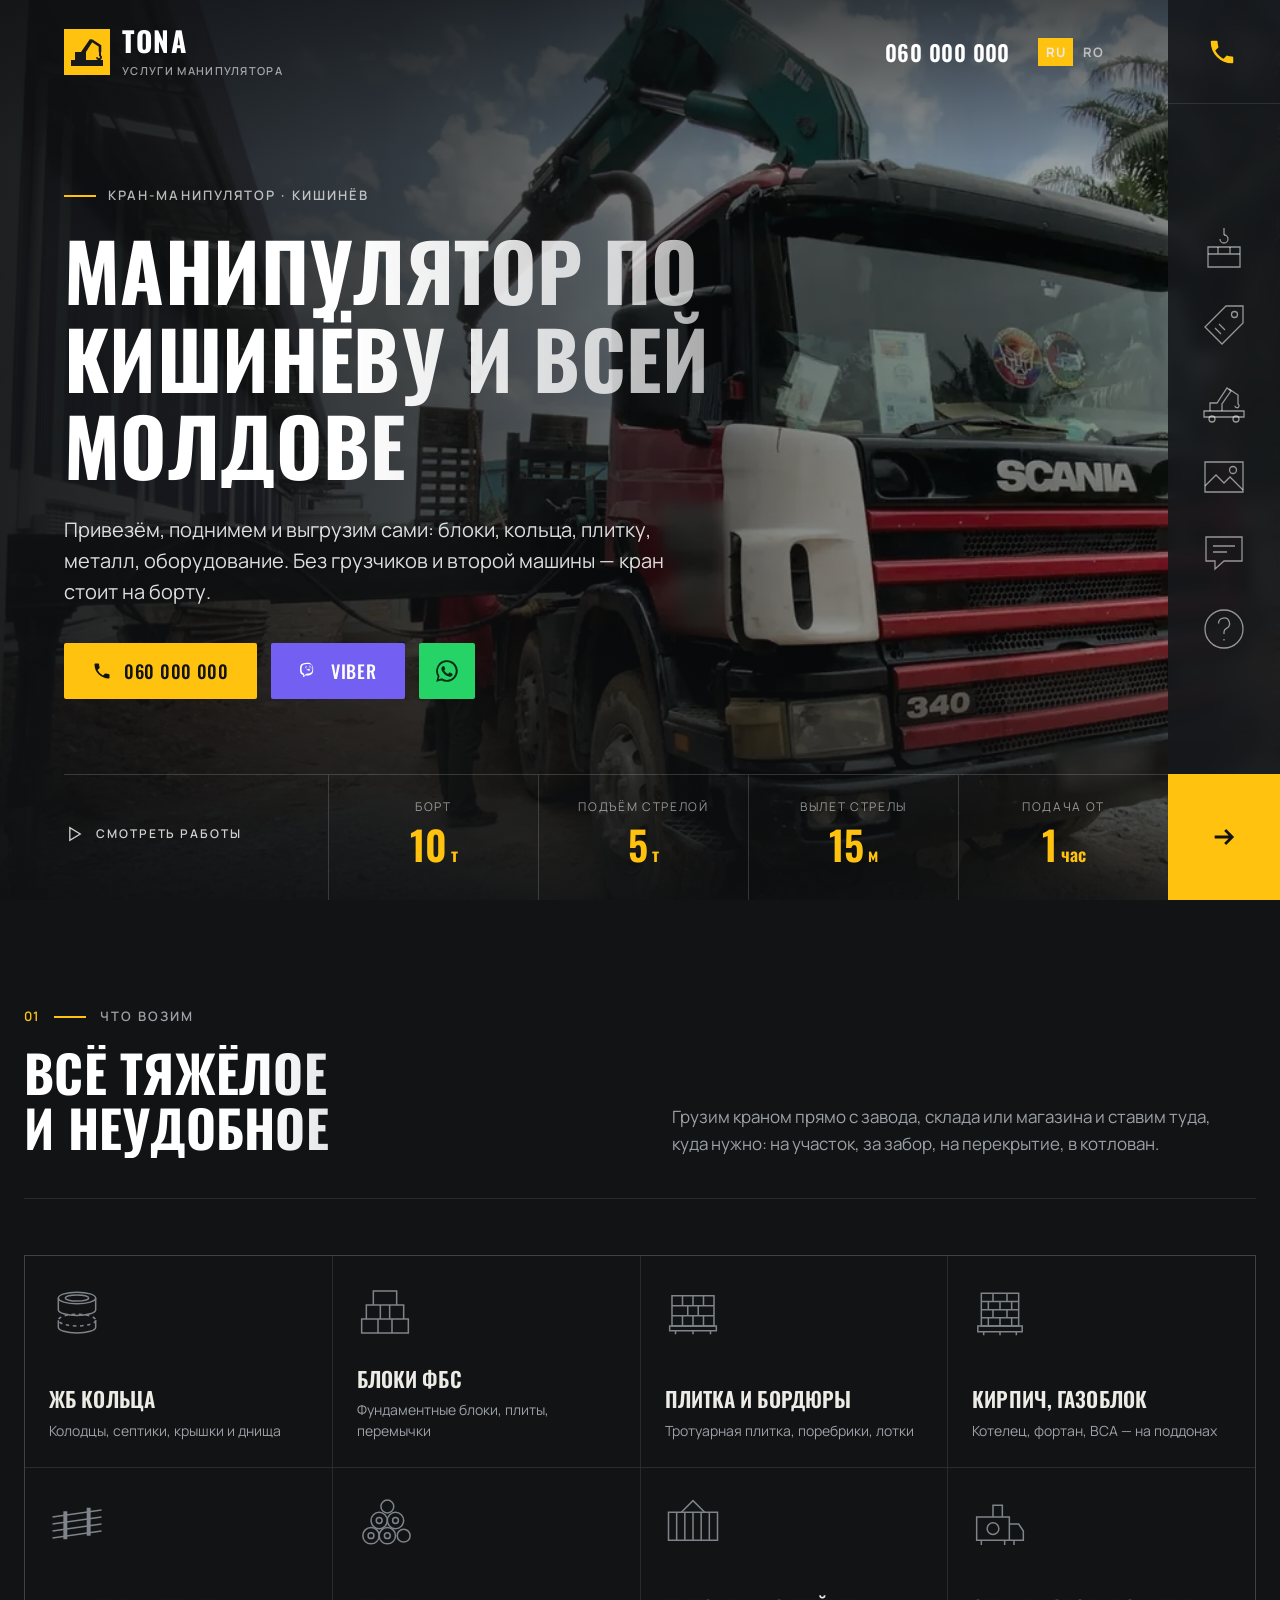
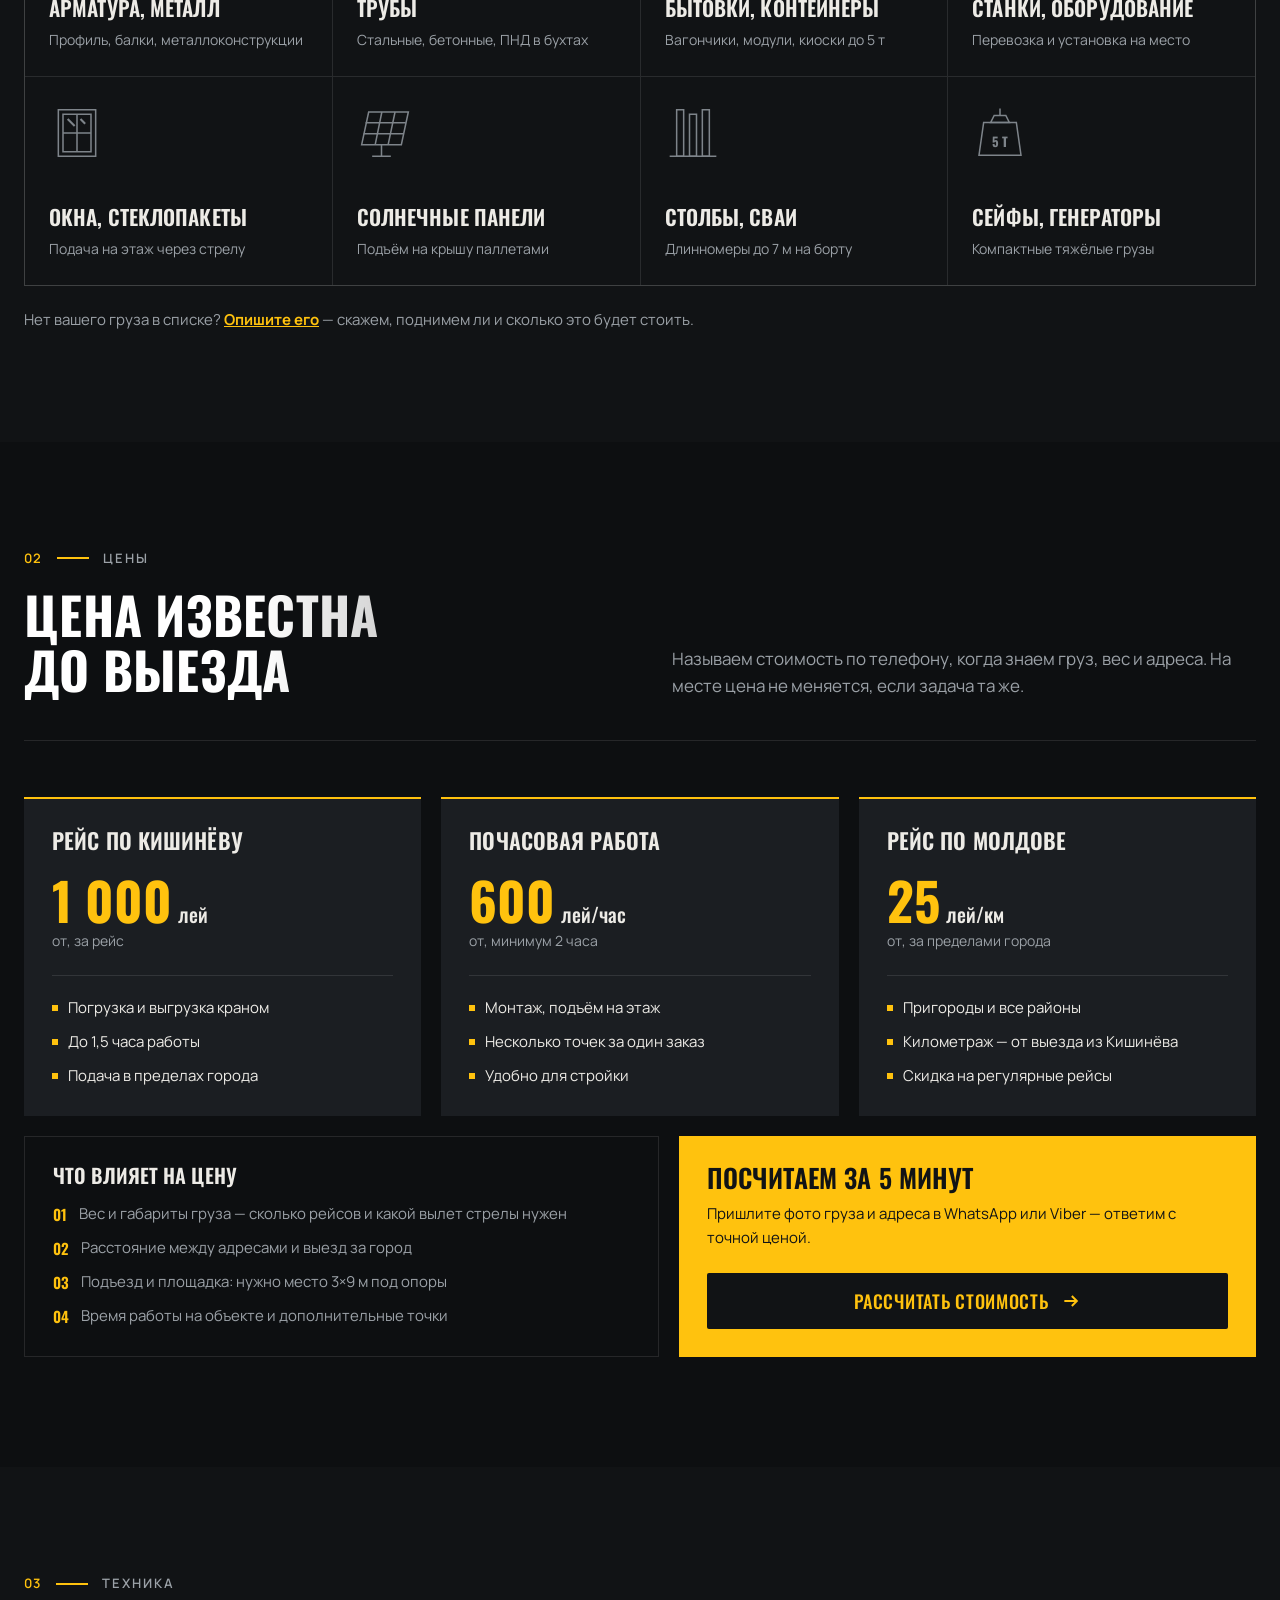
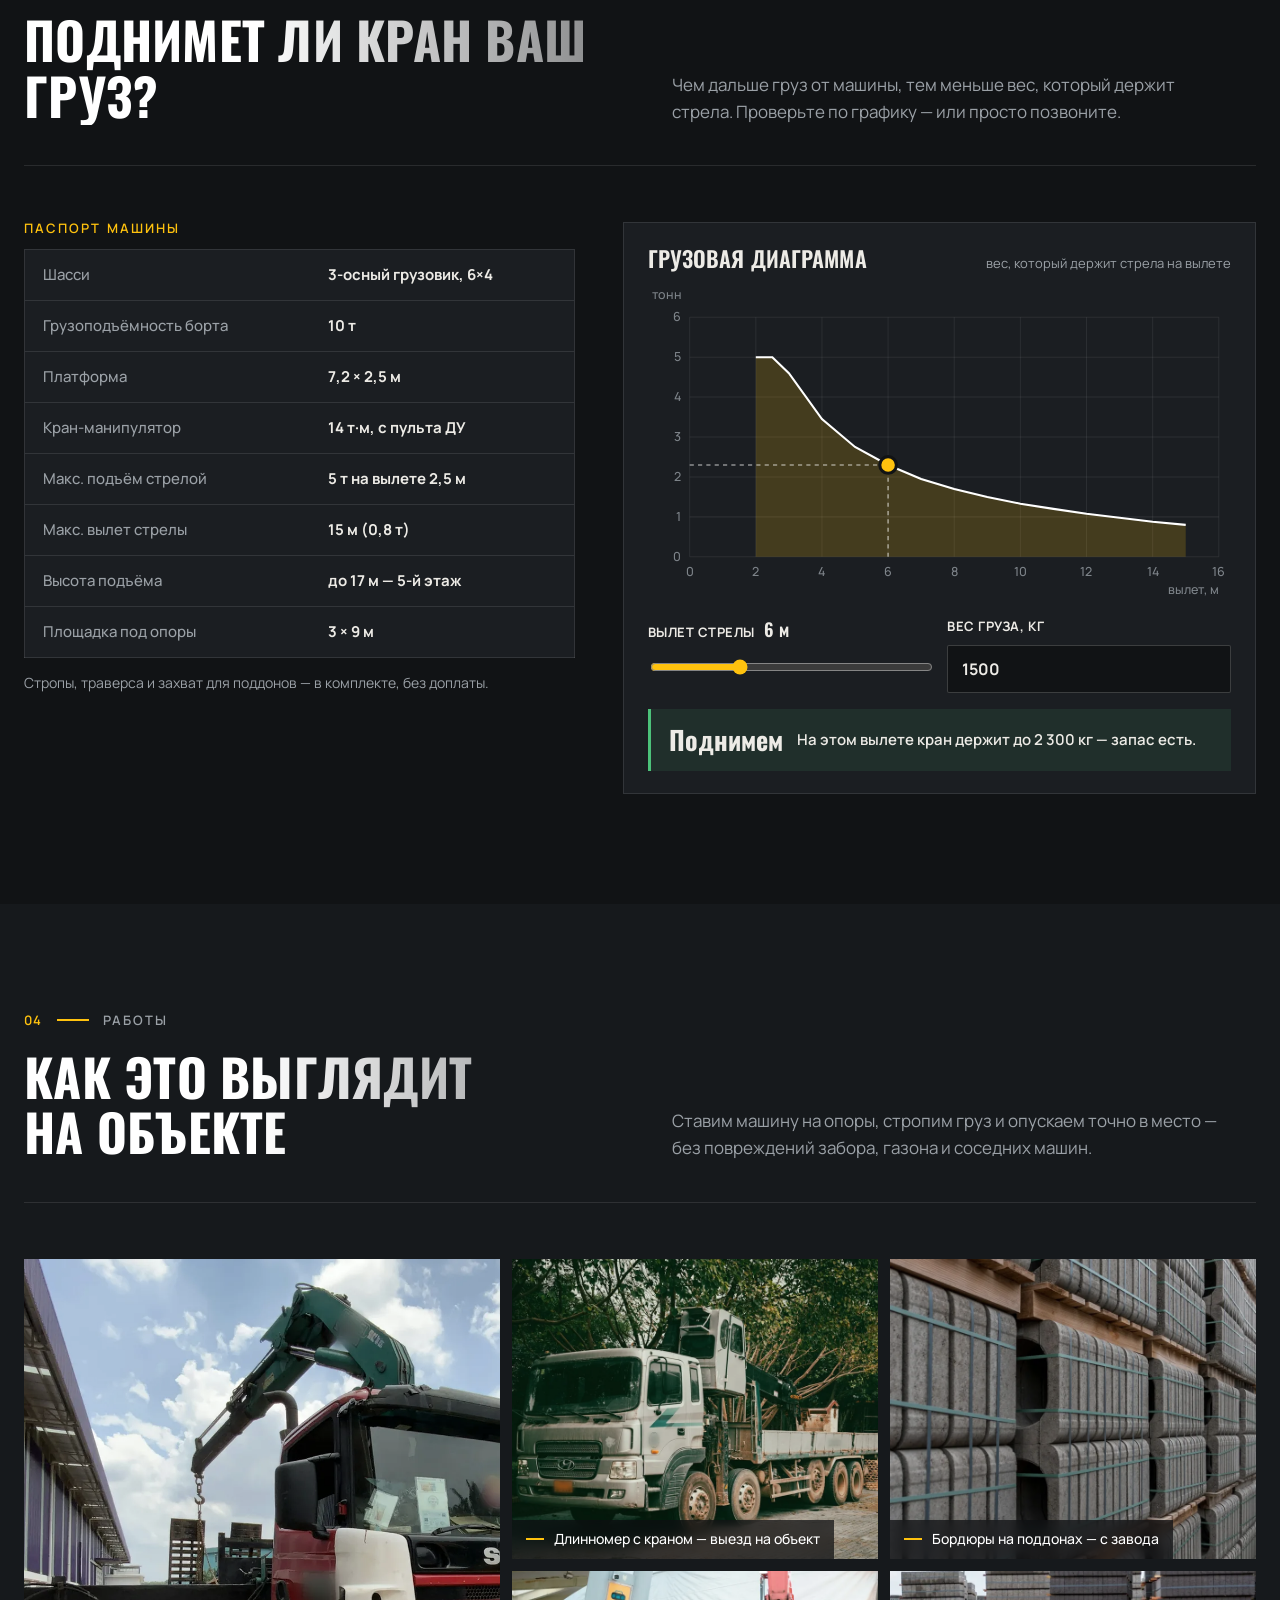
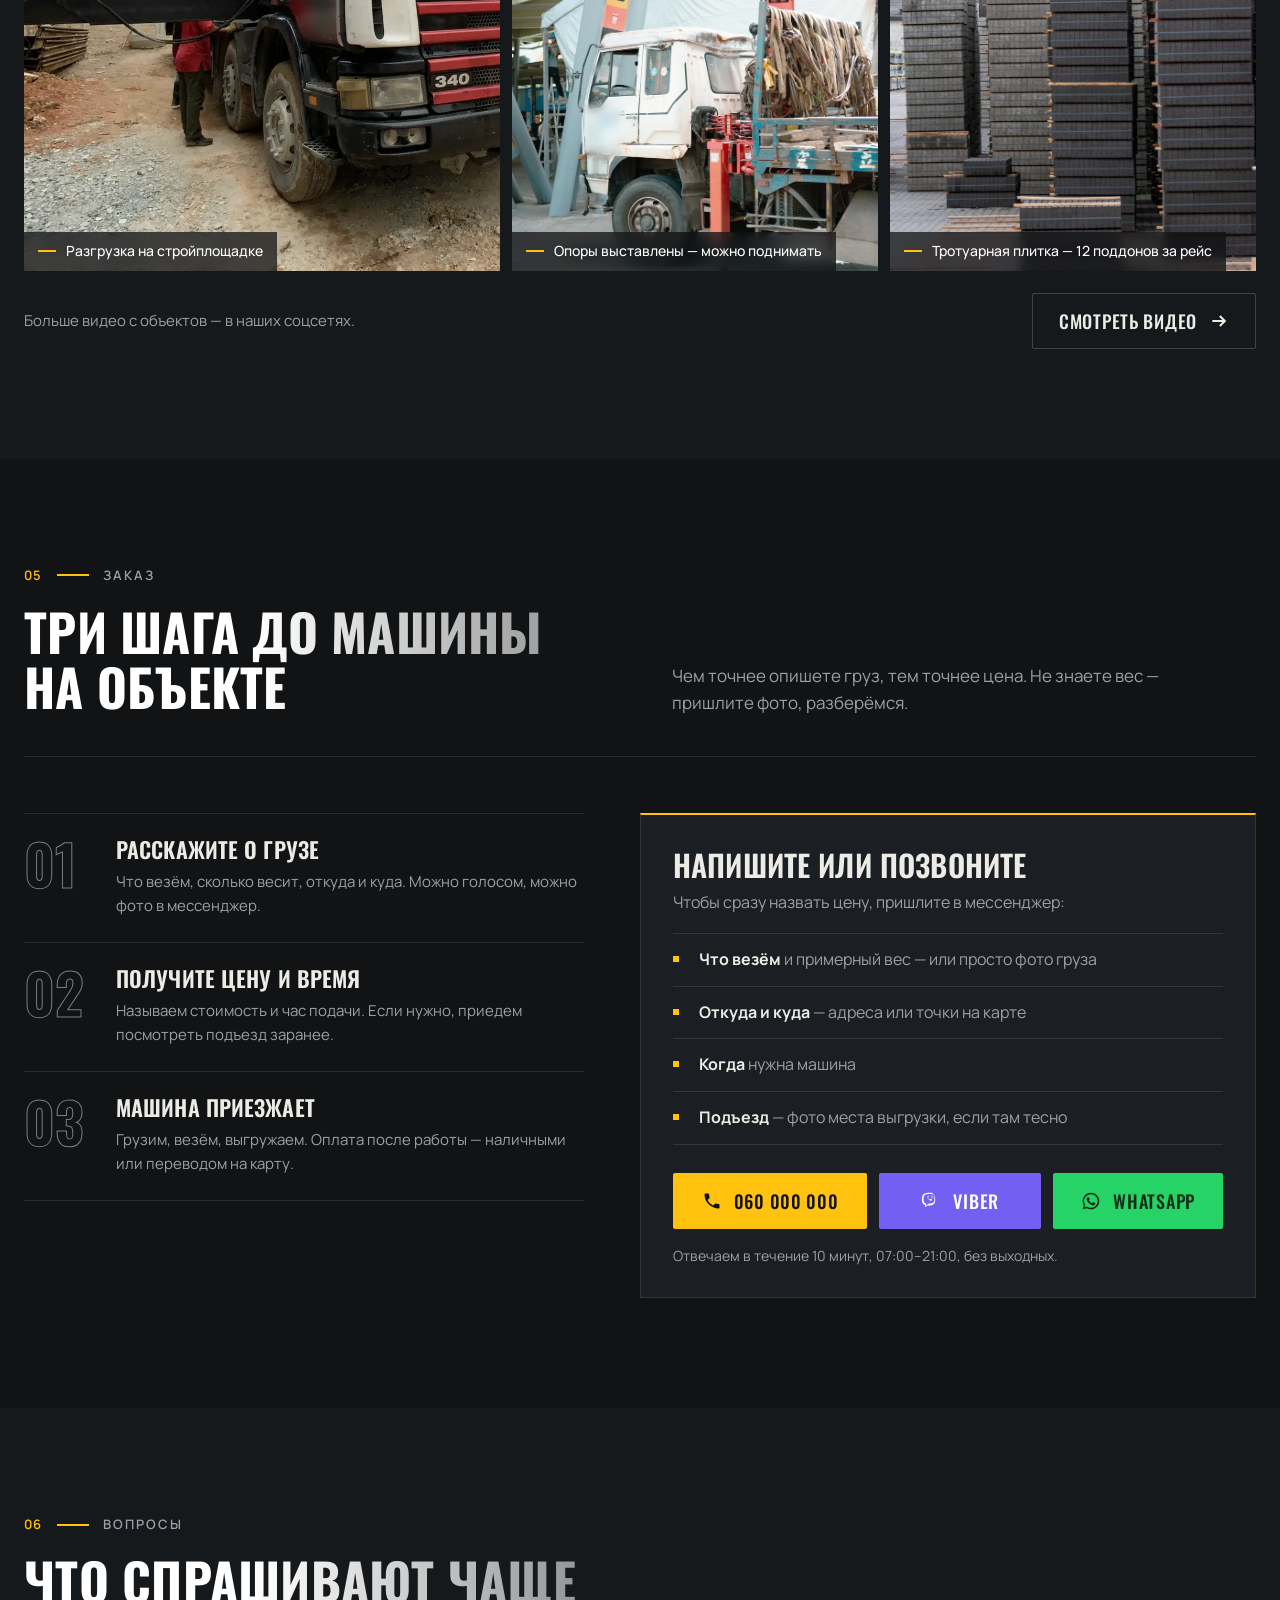
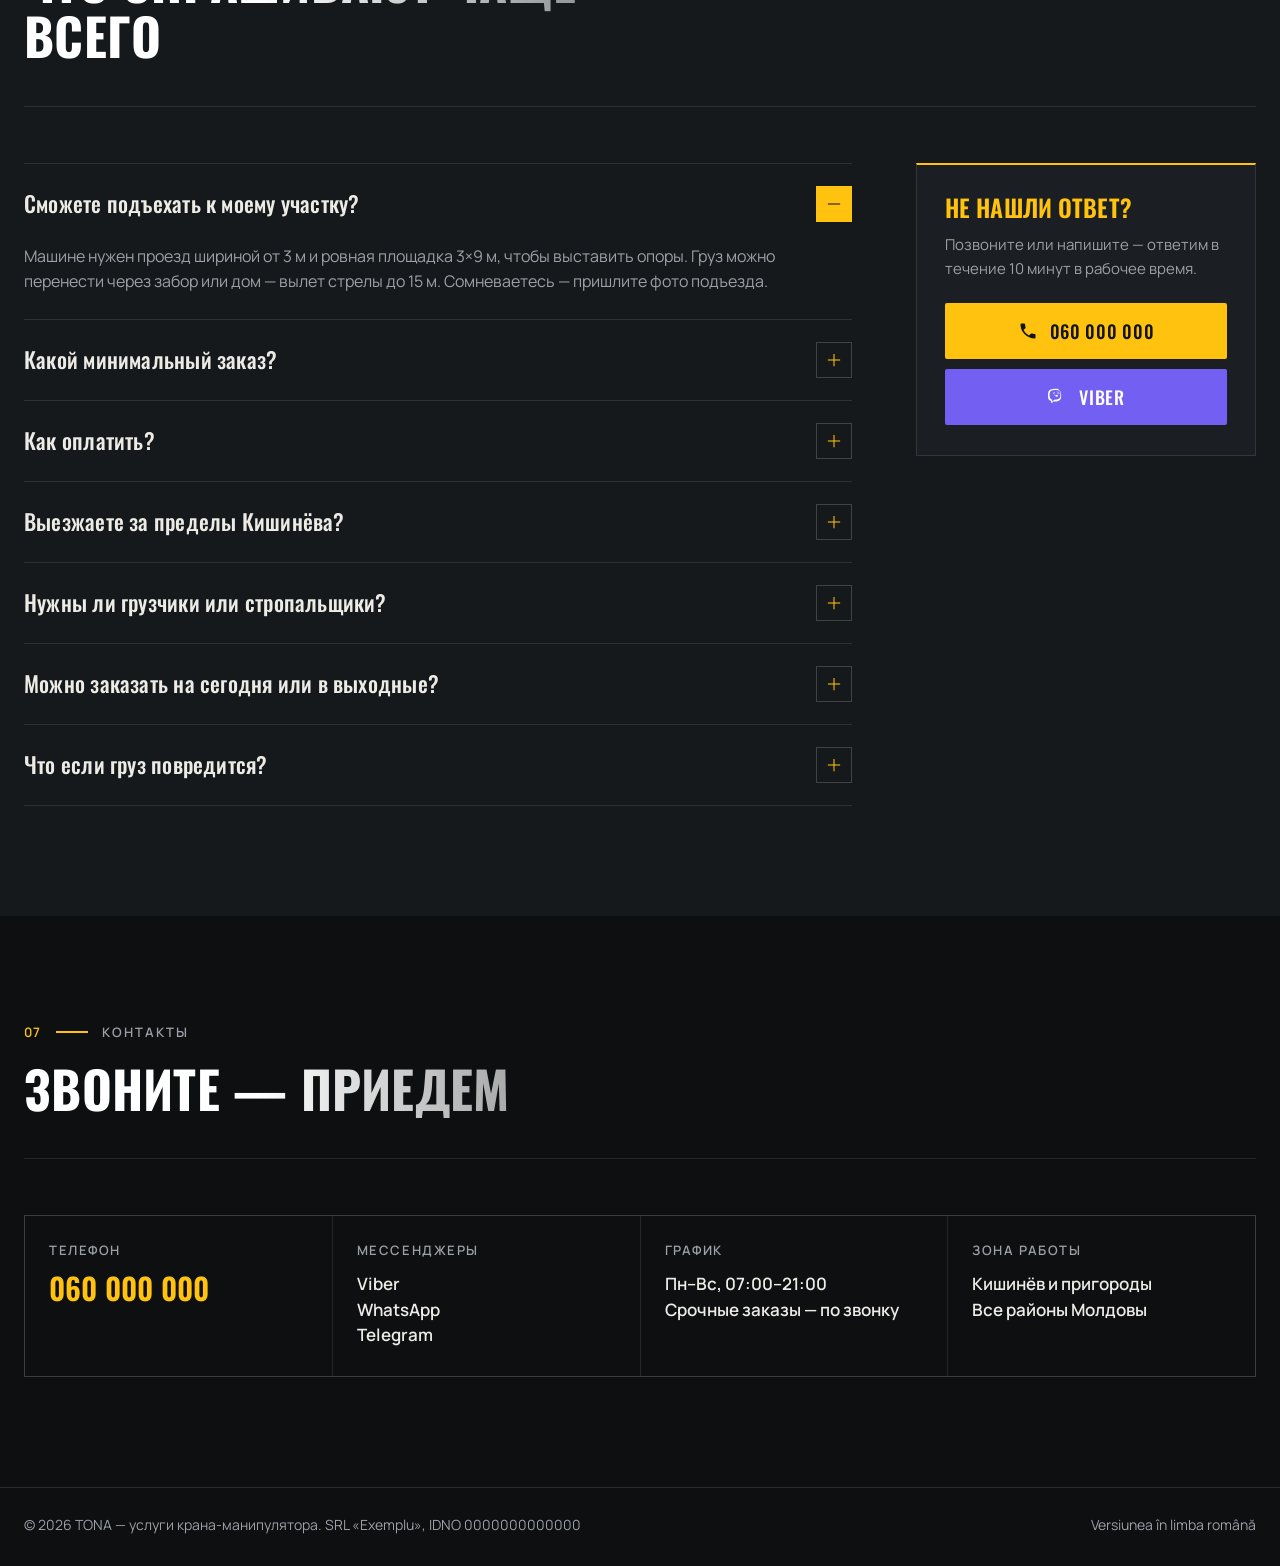
<file: index.html>
<!doctype html>
<html lang="ru">
<head>
<meta charset="utf-8">
<meta name="viewport" content="width=device-width,initial-scale=1">
<title>Манипулятор в Кишинёве и по Молдове — TONA | 060 000 000</title>
<meta name="description" content="Кран-манипулятор: борт 10 т, стрела 5 т, вылет 15 м. Доставка ЖБ колец, блоков ФБС, плитки, металла и оборудования по Кишинёву и всей Молдове. Цены от 1 000 лей, подача от 1 часа.">
<link rel="canonical" href="https://webonix-md.github.io/manipulator-dark/">
<link rel="alternate" hreflang="ru" href="https://webonix-md.github.io/manipulator-dark/">
<link rel="alternate" hreflang="ro" href="https://webonix-md.github.io/manipulator-dark/ro.html">
<link rel="alternate" hreflang="x-default" href="https://webonix-md.github.io/manipulator-dark/">
<meta property="og:type" content="website">
<meta property="og:title" content="Манипулятор в Кишинёве и по Молдове — TONA">
<meta property="og:description" content="Борт 10 т · стрела 5 т · вылет 15 м. Цены от 1 000 лей. Звоните: 060 000 000">
<meta property="og:url" content="https://webonix-md.github.io/manipulator-dark/">
<meta property="og:image" content="https://webonix-md.github.io/manipulator-dark/img/og/og-square-ru.jpg">
<meta property="og:image:width" content="1200">
<meta property="og:image:height" content="1200">
<meta property="og:locale" content="ru_RU">
<meta name="theme-color" content="#1D2023">
<link rel="icon" href="favicon.svg" type="image/svg+xml">
<link rel="preload" href="fonts/oswald-cyrillic.woff2" as="font" type="font/woff2" crossorigin>
<link rel="preload" href="img/hero.jpg" as="image" media="(min-width:961px)">
<link rel="preload" href="img/hero-m.webp" as="image" media="(max-width:960px)">
<link rel="stylesheet" href="style.css">
<script type="application/ld+json">
{"@context":"https://schema.org","@type":"LocalBusiness","name":"TONA — услуги манипулятора","telephone":"+37360000000","areaServed":"Moldova","address":{"@type":"PostalAddress","addressLocality":"Chișinău","addressCountry":"MD"},"openingHours":"Mo-Su 07:00-21:00","priceRange":"от 1000 MDL"}
</script>
</head>
<body>

<!-- ===== Иконки ===== -->
<svg width="0" height="0" style="position:absolute" aria-hidden="true">
  <symbol id="i-phone" viewBox="0 0 24 24"><path fill="currentColor" d="M6.6 10.8a15.1 15.1 0 0 0 6.6 6.6l2.2-2.2c.3-.3.7-.4 1-.2 1.1.4 2.3.6 3.6.6.6 0 1 .4 1 1V20c0 .6-.4 1-1 1A17 17 0 0 1 3 4c0-.6.4-1 1-1h3.5c.6 0 1 .4 1 1 0 1.3.2 2.5.6 3.6.1.3 0 .7-.2 1l-2.3 2.2z"/></symbol>
  <symbol id="i-wa" viewBox="0 0 24 24"><path fill="currentColor" d="M12 2a10 10 0 0 0-8.6 15.1L2 22l5-1.3A10 10 0 1 0 12 2zm0 18.2c-1.6 0-3.1-.4-4.4-1.2l-.3-.2-3 .8.8-2.9-.2-.3A8.2 8.2 0 1 1 12 20.2zm4.5-6.1c-.2-.1-1.5-.7-1.7-.8-.2-.1-.4-.1-.6.1l-.8 1c-.1.2-.3.2-.5.1-.2-.1-1-.4-2-1.2-.7-.7-1.2-1.5-1.4-1.7-.1-.2 0-.4.1-.5l.4-.4.3-.4v-.5l-.8-1.9c-.2-.5-.4-.4-.6-.4h-.5c-.2 0-.5.1-.7.3-.2.3-.9.9-.9 2.2s.9 2.5 1 2.7c.1.2 1.8 2.8 4.4 3.9 1.6.7 2.3.8 3.1.6.5-.1 1.5-.6 1.7-1.2.2-.6.2-1.1.2-1.2-.1-.1-.3-.2-.5-.3z"/></symbol>
  <symbol id="i-vb" viewBox="0 0 24 24"><path fill="currentColor" d="M11.4 2C9.2 2 4.6 2.4 2.9 4 1.7 5.2 1.3 7 1.2 9.2c-.1 2.2-.2 6.4 3.8 7.6v1.7s0 .7.4.8c.6.2.9-.3 1.4-.9l.9-1c2.7.2 4.8-.3 5.1-.4.5-.2 3.6-.6 4.1-4.6.5-4.2-.2-6.8-1.6-8C14 2.2 12.2 2 11.4 2zm.2 1.6c.7 0 2.2.2 3.2 1 1.1.9 1.6 3.1 1.2 6.6-.4 3.2-2.7 3.4-3.1 3.6-.2.1-2 .5-4.3.4l-2.4 2.5v-2.5c-3.3-.9-3.1-4.4-3.1-6.2.1-1.9.4-3.4 1.4-4.3 1.4-1.2 5.3-1.1 7.1-1.1zm.1 1.9c-.2 0-.2.3 0 .3 1.7 0 3.2 1.1 3.2 3.3 0 .2.3.2.3 0 0-2.4-1.6-3.6-3.5-3.6zm-2.8.6c-.2 0-.4.1-.6.2-.4.3-.8.8-.7 1.2.1.4 1.3 3.2 4 4.3.4.2.8 0 1.1-.4l.4-.5c.2-.3.1-.6-.1-.8l-1-.7c-.3-.2-.6 0-.7.1l-.4.5c-.2.2-.5.2-.5.2-1.6-.4-2-2-2-2s0-.3.2-.5l.5-.4c.2-.1.3-.4.1-.7l-.7-1c-.1-.2-.3-.3-.5-.3zm3.1.3c-.2 0-.2.3 0 .3 1.1.1 1.9.8 1.9 2.1 0 .2.3.2.3 0 0-1.4-.9-2.3-2.2-2.4zm.1 1.1c-.2 0-.2.3 0 .3.5 0 .8.4.8.9 0 .2.3.2.3 0 0-.7-.4-1.2-1.1-1.2z"/></symbol>
  <symbol id="i-arrow" viewBox="0 0 24 24"><path fill="none" stroke="currentColor" stroke-width="2.4" d="M4 12h15M13 6l6 6-6 6"/></symbol>
  <symbol id="i-play" viewBox="0 0 24 24"><path fill="none" stroke="currentColor" stroke-width="1.6" d="M7 4.5v15L19.5 12z"/></symbol>
  <symbol id="i-check" viewBox="0 0 24 24"><path fill="none" stroke="currentColor" stroke-width="3" d="M4 12.5l5 5L20 6.5"/></symbol>

  <!-- Пункты меню в боковой колонке: контурные иконки 48×48 -->
  <symbol id="m-cargo" viewBox="0 0 48 48"><g fill="none" stroke="currentColor"><path d="M24 3v7"/><path d="M24 10a4 4 0 1 1-4 4"/><path d="M8 22h32v20H8z"/><path d="M8 29h32M18 22v7M30 22v7"/></g></symbol>
  <symbol id="m-price" viewBox="0 0 48 48"><g fill="none" stroke="currentColor"><path d="M26 5h17v17L22 43 5 26z"/><circle cx="34.5" cy="13.5" r="3"/><path d="M15 27l6 6M19 23l6 6"/></g></symbol>
  <symbol id="m-tech" viewBox="0 0 48 48"><g fill="none" stroke="currentColor"><path d="M4 34h40v6H4z"/><circle cx="12" cy="42" r="3"/><circle cx="36" cy="42" r="3"/><path d="M10 34V26h7l10-15 4 3-9 13v7"/><path d="M29 12l9 6v6"/><path d="M38 24v3a2 2 0 1 1-3 1.7"/></g></symbol>
  <symbol id="m-works" viewBox="0 0 48 48"><g fill="none" stroke="currentColor"><path d="M5 9h38v30H5z"/><path d="M5 33l11-11 8 8 6-6 13 13"/><circle cx="33" cy="17" r="3.5"/></g></symbol>
  <symbol id="m-order" viewBox="0 0 48 48"><g fill="none" stroke="currentColor"><path d="M6 8h36v24H24l-9 8v-8H6z"/><path d="M13 17h22M13 23h14"/></g></symbol>
  <symbol id="m-faq" viewBox="0 0 48 48"><g fill="none" stroke="currentColor"><circle cx="24" cy="24" r="19"/><path d="M18.5 18.5a5.5 5.5 0 1 1 8 4.9c-1.6.8-2.5 2-2.5 3.6V29"/><path d="M24 34v1.5"/></g></symbol>
  <!-- Грузы: контурные иконки 48×48 -->
  <symbol id="c-rings" viewBox="0 0 48 48"><g fill="none" stroke="currentColor"><ellipse cx="24" cy="12" rx="16" ry="5"/><ellipse cx="24" cy="12" rx="10" ry="2.6"/><path d="M8 12v10c0 2.8 7.2 5 16 5s16-2.2 16-5V12"/><ellipse cx="24" cy="31" rx="16" ry="5" stroke-dasharray="3 3"/><path d="M8 31v6c0 2.8 7.2 5 16 5s16-2.2 16-5v-6"/></g></symbol>
  <symbol id="c-blocks" viewBox="0 0 48 48"><g fill="none" stroke="currentColor"><path d="M4 30h40v12H4zM8 18h32v12H8zM14 6h20v12H14z"/><path d="M18 30v12M30 30v12M20 18v12M28 18v12"/></g></symbol>
  <symbol id="c-paving" viewBox="0 0 48 48"><g fill="none" stroke="currentColor"><path d="M6 10h36v26H6z"/><path d="M6 18.7h36M6 27.3h36M15 10v8.7M24 10v8.7M33 10v8.7M19.5 18.7v8.6M28.5 18.7v8.6M15 27.3V36M24 27.3V36M33 27.3V36"/><path d="M4 36h40v4H4zM9 40v3M24 40v3M39 40v3"/></g></symbol>
  <symbol id="c-bricks" viewBox="0 0 48 48"><g fill="none" stroke="currentColor"><path d="M8 8h32v28H8z"/><path d="M8 15h32M8 22h32M8 29h32M18 8v7M30 8v7M14 15v7M24 15v7M34 15v7M18 22v7M30 22v7M14 29v7M24 29v7M34 29v7"/><path d="M5 36h38v5H5zM10 41v3M24 41v3M38 41v3"/></g></symbol>
  <symbol id="c-rebar" viewBox="0 0 48 48"><g fill="none" stroke="currentColor"><path d="M3 18l42-6M3 24l42-6M3 30l42-6M3 36l42-6"/><path d="M14 13v24M34 10v24" stroke-width="3.4"/></g></symbol>
  <symbol id="c-pipes" viewBox="0 0 48 48"><g fill="none" stroke="currentColor"><circle cx="12" cy="34" r="7"/><circle cx="26" cy="34" r="7"/><circle cx="40" cy="34" r="5.5"/><circle cx="19" cy="21" r="7"/><circle cx="33" cy="21" r="7"/><circle cx="26" cy="9" r="5.5"/><circle cx="12" cy="34" r="2.5"/><circle cx="26" cy="34" r="2.5"/><circle cx="19" cy="21" r="2.5"/><circle cx="33" cy="21" r="2.5"/></g></symbol>
  <symbol id="c-container" viewBox="0 0 48 48"><g fill="none" stroke="currentColor"><path d="M3 14h42v24H3z"/><path d="M10 14v24M17 14v24M24 14v24M31 14v24M38 14v24"/><path d="M14 14 24 4l10 10"/></g></symbol>
  <symbol id="c-machine" viewBox="0 0 48 48"><g fill="none" stroke="currentColor"><path d="M4 18h28v20H4zM32 24h8l4 6v8H32z"/><circle cx="18" cy="28" r="5"/><path d="M8 38v4M28 38v4M36 38v4M18 18V8h8v10"/></g></symbol>
  <symbol id="c-window" viewBox="0 0 48 48"><g fill="none" stroke="currentColor"><path d="M8 4h32v40H8z"/><path d="M12 8h24v32H12zM24 8v32M12 24h24"/><path d="M16 12l6 6M27 12l4 4" stroke-width="1.8"/></g></symbol>
  <symbol id="c-solar" viewBox="0 0 48 48"><g fill="none" stroke="currentColor"><path d="M10 6h34L38 34H4z"/><path d="M7.4 15.3h34.4M5.7 24.7h34.6M21.3 6 15.6 34M32.6 6l-5.9 28"/><path d="M21 34v10M13 44h16"/></g></symbol>
  <symbol id="c-poles" viewBox="0 0 48 48"><g fill="none" stroke="currentColor"><path d="M10 4h6v40h-6zM21 8h6v36h-6zM32 4h6v40h-6z"/><path d="M4 44h40"/></g></symbol>
  <symbol id="c-heavy" viewBox="0 0 48 48"><g fill="none" stroke="currentColor"><path d="M24 3v6"/><path d="M19 9h10l3 6H16z"/><path d="M10 15h28l4 28H6z"/><text x="24" y="36" text-anchor="middle" font-family="Oswald,Arial" font-weight="700" font-size="11" fill="currentColor" stroke="none">5 T</text></g></symbol>
</svg>

<!-- ===== Первый экран: фото на весь экран + боковая колонка-меню ===== -->
<main id="top">

<section class="hero">
  <div class="hero__bg">
    <picture>
      <source media="(max-width:960px)" srcset="img/hero-m.webp">
      <img src="img/hero.jpg" width="1568" height="1212" alt="Грузовик с краном-манипулятором на строительной площадке" fetchpriority="high">
    </picture>
  </div>

  <div class="hero__main">
    <header class="head" id="head">
      <a class="logo" href="#top" aria-label="TONA — на главную">
        <svg class="logo__mark" viewBox="0 0 46 46" aria-hidden="true"><rect width="46" height="46" fill="#FFC20E"/><path d="M7 37h32v-6H7z" fill="#17191B"/><path d="M11 31V23h6l9-13 3 2-7 11v8z" fill="#17191B"/><path d="M27 11l9 6v6" fill="none" stroke="#17191B" stroke-width="2.6"/><path d="M36 23v3.5a2 2 0 1 1-3 1.7" fill="none" stroke="#17191B" stroke-width="2"/></svg>
        <span><span class="logo__name">TONA</span><span class="logo__sub">услуги манипулятора</span></span>
      </a>
      <nav class="nav" id="nav" aria-label="Разделы">
          <a href="#cargo">Что возим</a>
          <a href="#prices">Цены</a>
          <a href="#tech">Техника</a>
          <a href="#works">Работы</a>
          <a href="#order">Заказ</a>
          <a href="#faq">Вопросы</a>
      </nav>
      <a class="head__phone" href="tel:+37360000000">060 000 000</a>
      <nav class="lang" aria-label="Язык">
        <a href="index.html" aria-current="page" hreflang="ru">RU</a>
        <a href="ro.html" hreflang="ro" lang="ro">RO</a>
      </nav>
      <button class="burger" id="burger" aria-label="Меню" aria-expanded="false" aria-controls="nav"><span></span><span></span><span></span></button>
    </header>

    <div class="hero__text">
      <span class="eyebrow">Кран-манипулятор · Кишинёв</span>
      <h1>Манипулятор по Кишинёву и&nbsp;всей Молдове</h1>
      <p class="hero__lead">Привезём, поднимем и выгрузим сами: блоки, кольца, плитку, металл, оборудование. Без грузчиков и второй машины — кран стоит на борту.</p>
      <div class="hero__cta">
        <a class="btn btn--y" href="tel:+37360000000"><svg><use href="#i-phone"/></svg>060 000 000</a>
        <a class="btn btn--vb" href="viber://chat?number=%2B37360000000"><svg><use href="#i-vb"/></svg>Viber</a>
        <a class="btn btn--wa btn--sq" href="https://wa.me/37360000000?text=%D0%97%D0%B4%D1%80%D0%B0%D0%B2%D1%81%D1%82%D0%B2%D1%83%D0%B9%D1%82%D0%B5!%20%D0%9D%D1%83%D0%B6%D0%B5%D0%BD%20%D0%BC%D0%B0%D0%BD%D0%B8%D0%BF%D1%83%D0%BB%D1%8F%D1%82%D0%BE%D1%80" target="_blank" rel="noopener" aria-label="Написать в WhatsApp"><svg><use href="#i-wa"/></svg></a>
      </div>
    </div>

    <div class="hero__foot">
      <dl class="hero__specs">
        <div><dt>борт</dt><dd>10<small>т</small></dd></div>
        <div><dt>подъём стрелой</dt><dd>5<small>т</small></dd></div>
        <div><dt>вылет стрелы</dt><dd>15<small>м</small></dd></div>
        <div><dt>подача от</dt><dd>1<small>час</small></dd></div>
      </dl>
      <a class="hero__more" href="#works"><svg><use href="#i-play"/></svg>Смотреть работы</a>
    </div>
  </div>

  <aside class="side" aria-label="Меню">
    <a class="side__top" href="tel:+37360000000"><svg><use href="#i-phone"/></svg><span>060 000 000<small>ежедневно 07:00–21:00</small></span></a>
    <ul class="side__list">
      <li><a href="#cargo"><svg><use href="#m-cargo"/></svg><span>Что возим</span></a></li>
      <li><a href="#prices"><svg><use href="#m-price"/></svg><span>Цены</span></a></li>
      <li><a href="#tech"><svg><use href="#m-tech"/></svg><span>Техника</span></a></li>
      <li><a href="#works"><svg><use href="#m-works"/></svg><span>Работы</span></a></li>
      <li><a href="#order"><svg><use href="#m-order"/></svg><span>Заказ</span></a></li>
      <li><a href="#faq"><svg><use href="#m-faq"/></svg><span>Вопросы</span></a></li>
    </ul>
    <a class="side__cta" href="#prices"><span>Узнать цену</span><svg><use href="#i-arrow"/></svg></a>
  </aside>
</section>

<!-- ===== 01 Что возим ===== -->
<section class="sec" id="cargo">
  <div class="wrap">
    <div class="sec__head rv">
      <div>
        <div class="sec__num"><b>01</b>Что возим</div>
        <h2>Всё тяжёлое и&nbsp;неудобное</h2>
      </div>
      <p class="sec__lead">Грузим краном прямо с завода, склада или магазина и ставим туда, куда нужно: на участок, за забор, на перекрытие, в котлован.</p>
    </div>
    <ul class="cargo cargo-ul rv">
      <li><svg><use href="#c-rings"/></svg><h3>ЖБ кольца</h3><p>Колодцы, септики, крышки и днища</p></li>
      <li><svg><use href="#c-blocks"/></svg><h3>Блоки ФБС</h3><p>Фундаментные блоки, плиты, перемычки</p></li>
      <li><svg><use href="#c-paving"/></svg><h3>Плитка и бордюры</h3><p>Тротуарная плитка, поребрики, лотки</p></li>
      <li><svg><use href="#c-bricks"/></svg><h3>Кирпич, газоблок</h3><p>Котелец, фортан, BCA — на поддонах</p></li>
      <li><svg><use href="#c-rebar"/></svg><h3>Арматура, металл</h3><p>Профиль, балки, металлоконструкции</p></li>
      <li><svg><use href="#c-pipes"/></svg><h3>Трубы</h3><p>Стальные, бетонные, ПНД в бухтах</p></li>
      <li><svg><use href="#c-container"/></svg><h3>Бытовки, контейнеры</h3><p>Вагончики, модули, киоски до 5 т</p></li>
      <li><svg><use href="#c-machine"/></svg><h3>Станки, оборудование</h3><p>Перевозка и установка на место</p></li>
      <li><svg><use href="#c-window"/></svg><h3>Окна, стеклопакеты</h3><p>Подача на этаж через стрелу</p></li>
      <li><svg><use href="#c-solar"/></svg><h3>Солнечные панели</h3><p>Подъём на крышу паллетами</p></li>
      <li><svg><use href="#c-poles"/></svg><h3>Столбы, сваи</h3><p>Длинномеры до 7 м на борту</p></li>
      <li><svg><use href="#c-heavy"/></svg><h3>Сейфы, генераторы</h3><p>Компактные тяжёлые грузы</p></li>
    </ul>
    <p class="cargo__more rv">Нет вашего груза в списке? <a href="#order">Опишите его</a> — скажем, поднимем ли и сколько это будет стоить.</p>
  </div>
</section>

<!-- ===== 02 Цены ===== -->
<section class="sec sec--dark" id="prices">
  <div class="wrap">
    <div class="sec__head rv">
      <div>
        <div class="sec__num"><b>02</b>Цены</div>
        <h2>Цена известна до&nbsp;выезда</h2>
      </div>
      <p class="sec__lead">Называем стоимость по телефону, когда знаем груз, вес и адреса. На месте цена не меняется, если задача та же.</p>
    </div>
    <div class="prices">
      <article class="price rv">
        <h3>Рейс по Кишинёву</h3>
        <div class="price__sum">1 000<small>лей</small></div>
        <div class="price__from">от, за рейс</div>
        <ul>
          <li>Погрузка и выгрузка краном</li>
          <li>До 1,5 часа работы</li>
          <li>Подача в пределах города</li>
        </ul>
      </article>
      <article class="price rv">
        <h3>Почасовая работа</h3>
        <div class="price__sum">600<small>лей/час</small></div>
        <div class="price__from">от, минимум 2 часа</div>
        <ul>
          <li>Монтаж, подъём на этаж</li>
          <li>Несколько точек за один заказ</li>
          <li>Удобно для стройки</li>
        </ul>
      </article>
      <article class="price rv">
        <h3>Рейс по Молдове</h3>
        <div class="price__sum">25<small>лей/км</small></div>
        <div class="price__from">от, за пределами города</div>
        <ul>
          <li>Пригороды и все районы</li>
          <li>Километраж — от выезда из Кишинёва</li>
          <li>Скидка на регулярные рейсы</li>
        </ul>
      </article>
    </div>
    <div class="factors">
      <div class="factors__box rv">
        <h3>Что влияет на цену</h3>
        <ol>
          <li>Вес и габариты груза — сколько рейсов и какой вылет стрелы нужен</li>
          <li>Расстояние между адресами и выезд за город</li>
          <li>Подъезд и площадка: нужно место 3×9 м под опоры</li>
          <li>Время работы на объекте и дополнительные точки</li>
        </ol>
      </div>
      <div class="factors__cta rv">
        <div>
          <h3>Посчитаем за 5 минут</h3>
          <p>Пришлите фото груза и адреса в WhatsApp или Viber — ответим с точной ценой.</p>
        </div>
        <a class="btn btn--y" href="#order">Рассчитать стоимость<svg><use href="#i-arrow"/></svg></a>
      </div>
    </div>
  </div>
</section>

<!-- ===== 03 Техника ===== -->
<section class="sec" id="tech">
  <div class="wrap">
    <div class="sec__head rv">
      <div>
        <div class="sec__num"><b>03</b>Техника</div>
        <h2>Поднимет ли кран ваш груз?</h2>
      </div>
      <p class="sec__lead">Чем дальше груз от машины, тем меньше вес, который держит стрела. Проверьте по графику — или просто позвоните.</p>
    </div>
    <div class="tech">
      <div class="rv">
        <table class="specs">
          <caption>Паспорт машины</caption>
          <tbody>
            <tr><th scope="row">Шасси</th><td>3-осный грузовик, 6×4</td></tr>
            <tr><th scope="row">Грузоподъёмность борта</th><td>10 т</td></tr>
            <tr><th scope="row">Платформа</th><td>7,2 × 2,5 м</td></tr>
            <tr><th scope="row">Кран-манипулятор</th><td>14 т·м, с пульта ДУ</td></tr>
            <tr><th scope="row">Макс. подъём стрелой</th><td>5 т на вылете 2,5 м</td></tr>
            <tr><th scope="row">Макс. вылет стрелы</th><td>15 м (0,8 т)</td></tr>
            <tr><th scope="row">Высота подъёма</th><td>до 17 м — 5-й этаж</td></tr>
            <tr><th scope="row">Площадка под опоры</th><td>3 × 9 м</td></tr>
          </tbody>
        </table>
        <p class="tech__note">Стропы, траверса и захват для поддонов — в комплекте, без доплаты.</p>
      </div>
      <div class="chart rv" id="chart">
        <div class="chart__top">
          <h3>Грузовая диаграмма</h3>
          <span class="chart__hint">вес, который держит стрела на вылете</span>
        </div>
        <svg id="chartSvg" viewBox="0 0 560 300" role="img" aria-label="График: грузоподъёмность стрелы в зависимости от вылета"></svg>
        <div class="calc">
          <div>
            <label for="reach">Вылет стрелы <output id="reachOut">6 м</output></label>
            <input type="range" id="reach" min="2" max="15" step="0.5" value="6">
          </div>
          <div>
            <label for="weight">Вес груза, кг</label>
            <input type="number" id="weight" inputmode="numeric" min="0" step="50" value="1500">
          </div>
          <div class="verdict" id="verdict" aria-live="polite"></div>
        </div>
      </div>
    </div>
  </div>
</section>

<!-- ===== 04 Работы ===== -->
<section class="sec sec--alt" id="works">
  <div class="wrap">
    <div class="sec__head rv">
      <div>
        <div class="sec__num"><b>04</b>Работы</div>
        <h2>Как это выглядит на&nbsp;объекте</h2>
      </div>
      <p class="sec__lead">Ставим машину на опоры, стропим груз и опускаем точно в место — без повреждений забора, газона и соседних машин.</p>
    </div>
    <div class="works rv">
      <figure><img src="img/work-1.webp" width="900" height="1080" alt="Стрела манипулятора над бортом на стройплощадке" loading="lazy"><figcaption>Разгрузка на стройплощадке</figcaption></figure>
      <figure><img src="img/work-2.webp" width="1000" height="666" alt="Длинномерный грузовик с краном-манипулятором" loading="lazy"><figcaption>Длинномер с краном — выезд на объект</figcaption></figure>
      <figure><img src="img/work-4.webp" width="800" height="1200" alt="Бордюры на поддонах" loading="lazy"><figcaption>Бордюры на поддонах — с завода</figcaption></figure>
      <figure><img src="img/work-3.webp" width="800" height="933" alt="Опоры манипулятора выставлены перед подъёмом" loading="lazy"><figcaption>Опоры выставлены — можно поднимать</figcaption></figure>
      <figure><img src="img/work-5.webp" width="800" height="1200" alt="Поддоны с тротуарной плиткой" loading="lazy"><figcaption>Тротуарная плитка — 12 поддонов за рейс</figcaption></figure>
    </div>
    <div class="works__foot rv">
      <span>Больше видео с объектов — в наших соцсетях.</span>
      <a class="btn btn--line" href="#" target="_blank" rel="noopener">Смотреть видео<svg><use href="#i-arrow"/></svg></a>
    </div>
  </div>
</section>

<!-- ===== 05 Заказ ===== -->
<section class="sec" id="order">
  <div class="wrap">
    <div class="sec__head rv">
      <div>
        <div class="sec__num"><b>05</b>Заказ</div>
        <h2>Три шага до машины на&nbsp;объекте</h2>
      </div>
      <p class="sec__lead">Чем точнее опишете груз, тем точнее цена. Не знаете вес — пришлите фото, разберёмся.</p>
    </div>
    <div class="order">
      <div class="rv">
        <ol class="steps">
          <li><span class="steps__n">01</span><div><h3>Расскажите о грузе</h3><p>Что везём, сколько весит, откуда и куда. Можно голосом, можно фото в мессенджер.</p></div></li>
          <li><span class="steps__n">02</span><div><h3>Получите цену и время</h3><p>Называем стоимость и час подачи. Если нужно, приедем посмотреть подъезд заранее.</p></div></li>
          <li><span class="steps__n">03</span><div><h3>Машина приезжает</h3><p>Грузим, везём, выгружаем. Оплата после работы — наличными или переводом на карту.</p></div></li>
        </ol>
      </div>
      <div class="reach rv">
        <h3>Напишите или позвоните</h3>
        <p class="reach__sub">Чтобы сразу назвать цену, пришлите в мессенджер:</p>
        <ul class="reach__list">
          <li><b>Что везём</b> и примерный вес — или просто фото груза</li>
          <li><b>Откуда и куда</b> — адреса или точки на карте</li>
          <li><b>Когда</b> нужна машина</li>
          <li><b>Подъезд</b> — фото места выгрузки, если там тесно</li>
        </ul>
        <div class="reach__btns">
          <a class="btn btn--y" href="tel:+37360000000"><svg><use href="#i-phone"/></svg>060 000 000</a>
          <a class="btn btn--vb" href="viber://chat?number=%2B37360000000"><svg><use href="#i-vb"/></svg>Viber</a>
          <a class="btn btn--wa" href="https://wa.me/37360000000?text=%D0%97%D0%B4%D1%80%D0%B0%D0%B2%D1%81%D1%82%D0%B2%D1%83%D0%B9%D1%82%D0%B5!%20%D0%9D%D1%83%D0%B6%D0%B5%D0%BD%20%D0%BC%D0%B0%D0%BD%D0%B8%D0%BF%D1%83%D0%BB%D1%8F%D1%82%D0%BE%D1%80" target="_blank" rel="noopener"><svg><use href="#i-wa"/></svg>WhatsApp</a>
        </div>
        <p class="reach__note">Отвечаем в течение 10 минут, 07:00–21:00, без выходных.</p>
      </div>
    </div>
  </div>
</section>

<!-- ===== 06 Вопросы ===== -->
<section class="sec sec--alt" id="faq">
  <div class="wrap">
    <div class="sec__head rv">
      <div>
        <div class="sec__num"><b>06</b>Вопросы</div>
        <h2>Что спрашивают чаще всего</h2>
      </div>
    </div>
    <div class="faq-wrap">
      <div class="faq rv">
        <details open><summary>Сможете подъехать к моему участку?</summary><p>Машине нужен проезд шириной от 3 м и ровная площадка 3×9 м, чтобы выставить опоры. Груз можно перенести через забор или дом — вылет стрелы до 15 м. Сомневаетесь — пришлите фото подъезда.</p></details>
        <details><summary>Какой минимальный заказ?</summary><p>Один рейс по городу — от 1 000 лей, туда входит до 1,5 часа работы. Почасовая работа — минимум 2 часа.</p></details>
        <details><summary>Как оплатить?</summary><p>После того как груз на месте: наличными водителю или переводом на карту. Предоплата не нужна.</p></details>
        <details><summary>Выезжаете за пределы Кишинёва?</summary><p>Да, по всей Молдове. За городом считаем по километражу от выезда из Кишинёва; в пригороды часто выходит по цене городского рейса.</p></details>
        <details><summary>Нужны ли грузчики или стропальщики?</summary><p>Обычно нет: водитель сам управляет краном с пульта и стропит груз. Для сложного монтажа можем взять второго человека — скажите заранее.</p></details>
        <details><summary>Можно заказать на сегодня или в выходные?</summary><p>Можно. Работаем 7 дней в неделю с 07:00 до 21:00. При свободной машине подаём от 1 часа.</p></details>
        <details><summary>Что если груз повредится?</summary><p>Стропим по схеме для каждого типа груза, хрупкое поднимаем на траверсе или в захвате для поддонов. Если повреждение по нашей вине — возмещаем.</p></details>
      </div>
      <aside class="faq-side rv">
        <h3>Не нашли ответ?</h3>
        <p>Позвоните или напишите — ответим в течение 10 минут в рабочее время.</p>
        <a class="btn btn--y" href="tel:+37360000000"><svg><use href="#i-phone"/></svg>060 000 000</a>
        <a class="btn btn--vb" href="viber://chat?number=%2B37360000000"><svg><use href="#i-vb"/></svg>Viber</a>
      </aside>
    </div>
  </div>
</section>

<!-- ===== Контакты ===== -->
<section class="sec sec--dark" id="contacts">
  <div class="wrap">
    <div class="sec__head rv">
      <div>
        <div class="sec__num"><b>07</b>Контакты</div>
        <h2>Звоните — приедем</h2>
      </div>
    </div>
    <div class="contacts rv">
      <div><h3>ТЕЛЕФОН</h3><a class="big" href="tel:+37360000000">060 000 000</a></div>
      <div><h3>МЕССЕНДЖЕРЫ</h3><a href="viber://chat?number=%2B37360000000">Viber</a><a href="https://wa.me/37360000000" target="_blank" rel="noopener">WhatsApp</a><a href="https://t.me/" target="_blank" rel="noopener">Telegram</a></div>
      <div><h3>ГРАФИК</h3><p>Пн–Вс, 07:00–21:00</p><p>Срочные заказы — по звонку</p></div>
      <div><h3>ЗОНА РАБОТЫ</h3><p>Кишинёв и пригороды</p><p>Все районы Молдовы</p></div>
    </div>
  </div>
</section>

</main>

<div class="hazard-bar"></div>
<footer class="foot">
  <div class="wrap">
    <span>© <span id="year">2026</span> TONA — услуги крана-манипулятора. SRL «Exemplu», IDNO 0000000000000</span>
    <a href="ro.html" hreflang="ro" lang="ro">Versiunea în limba română</a>
  </div>
</footer>

<nav class="mbar" aria-label="Быстрая связь">
  <a class="mbar__call" href="tel:+37360000000"><svg><use href="#i-phone"/></svg>Звонок</a>
  <a class="mbar__vb" href="viber://chat?number=%2B37360000000"><svg><use href="#i-vb"/></svg>Viber</a>
  <a class="mbar__wa" href="https://wa.me/37360000000" target="_blank" rel="noopener"><svg><use href="#i-wa"/></svg>WhatsApp</a>
</nav>

<script src="main.js"></script>
</body>
</html>
</file>
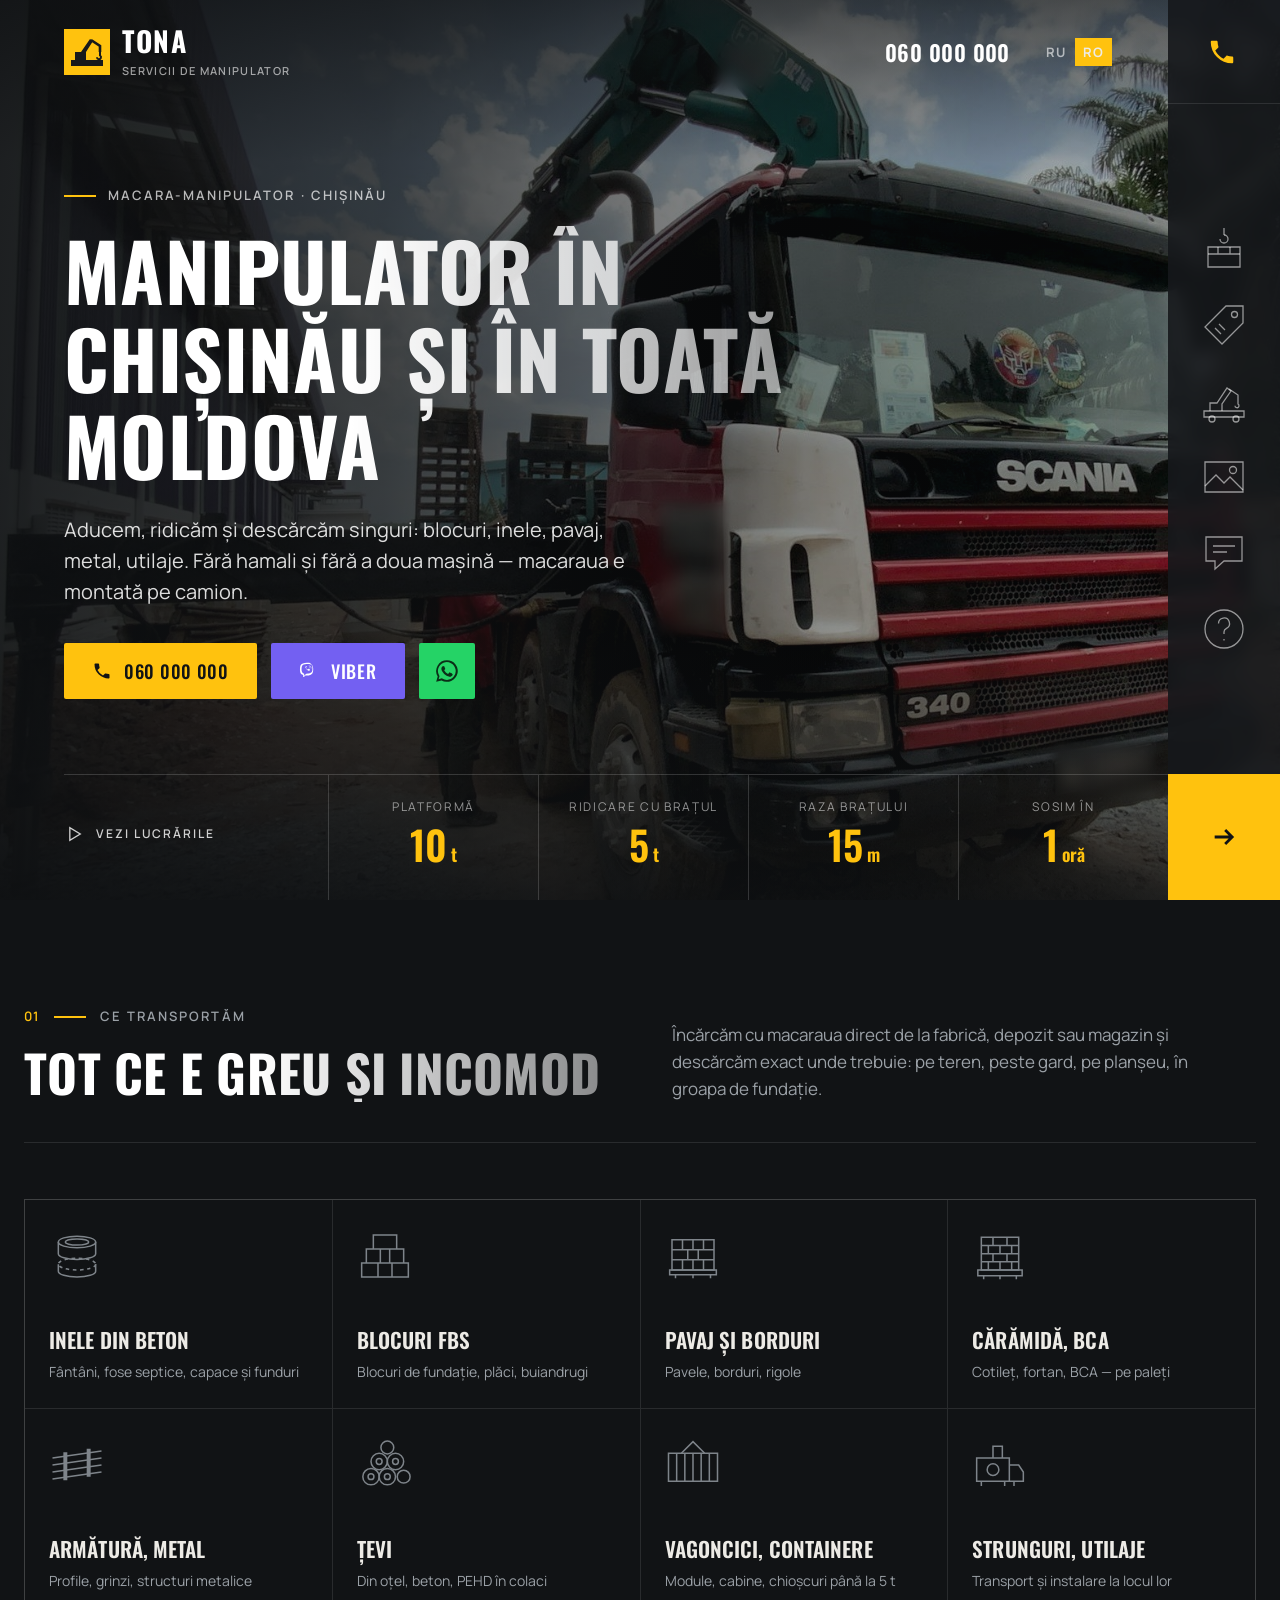
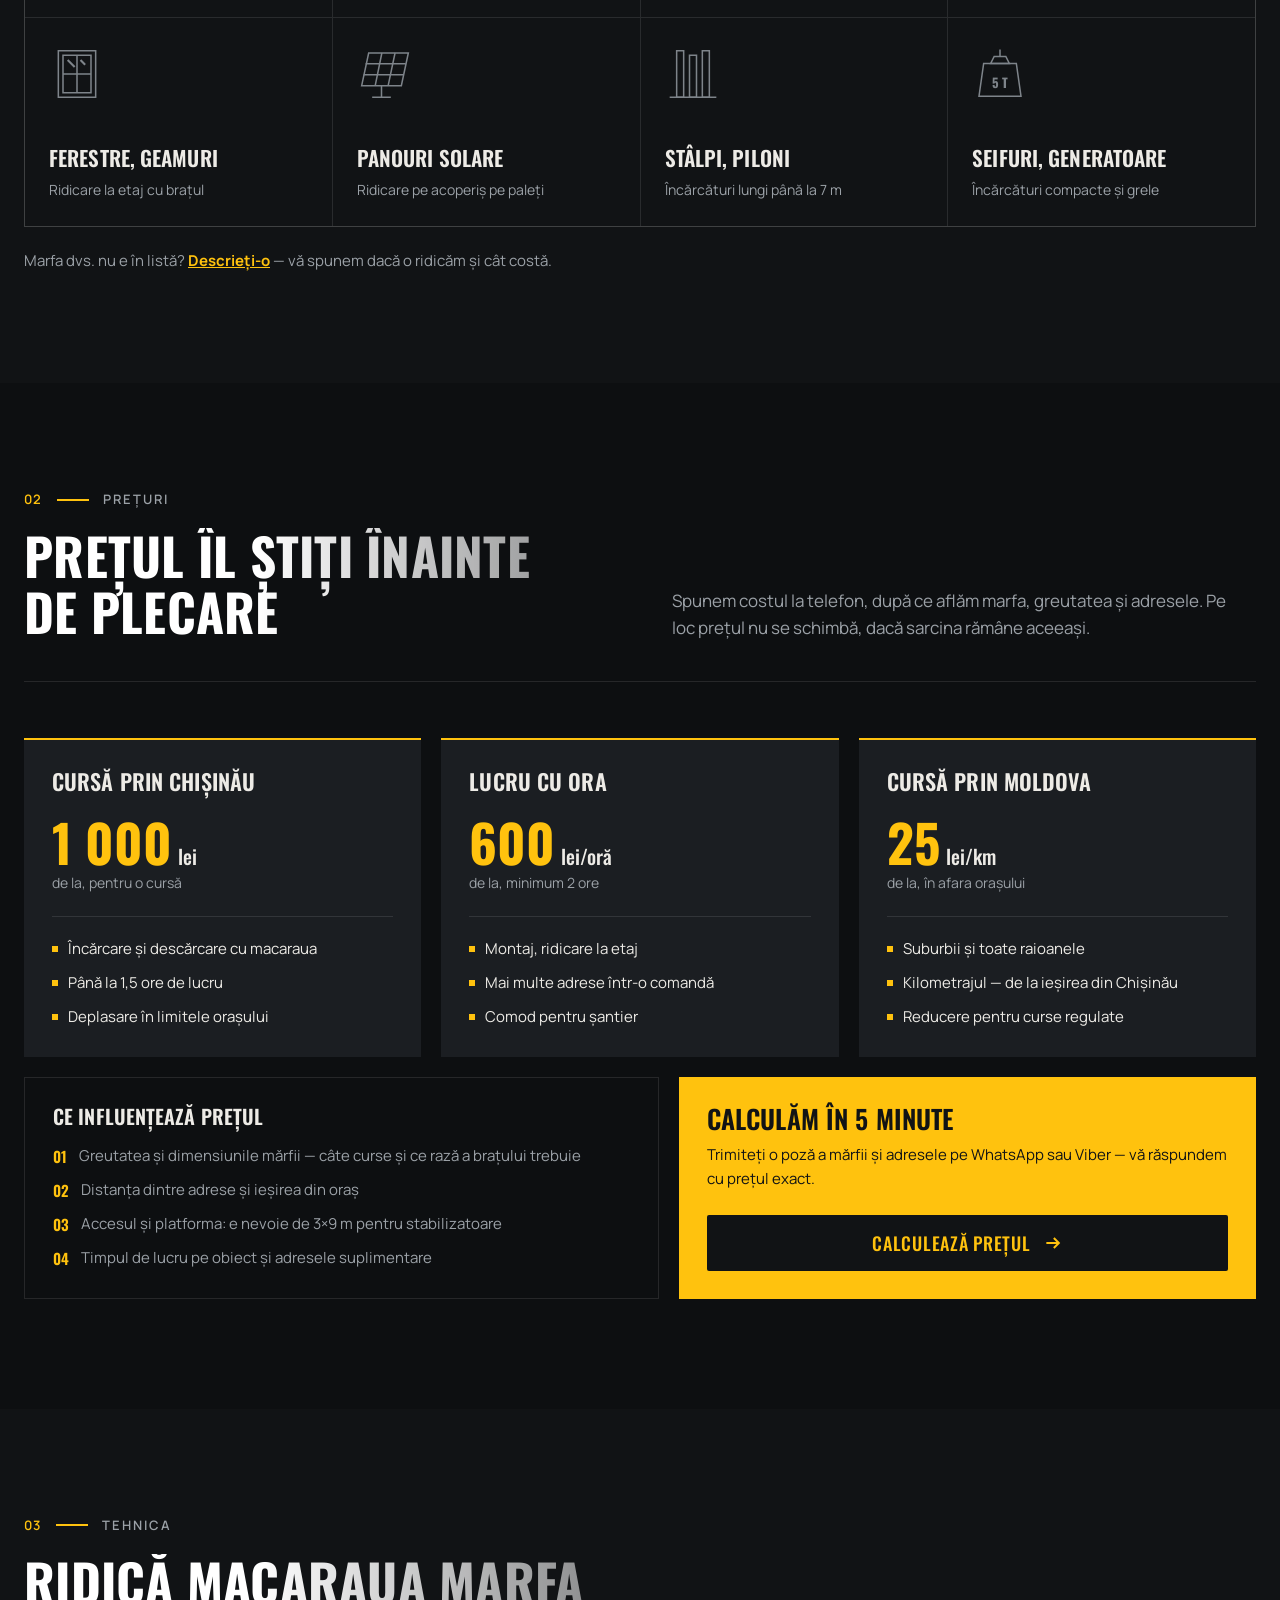
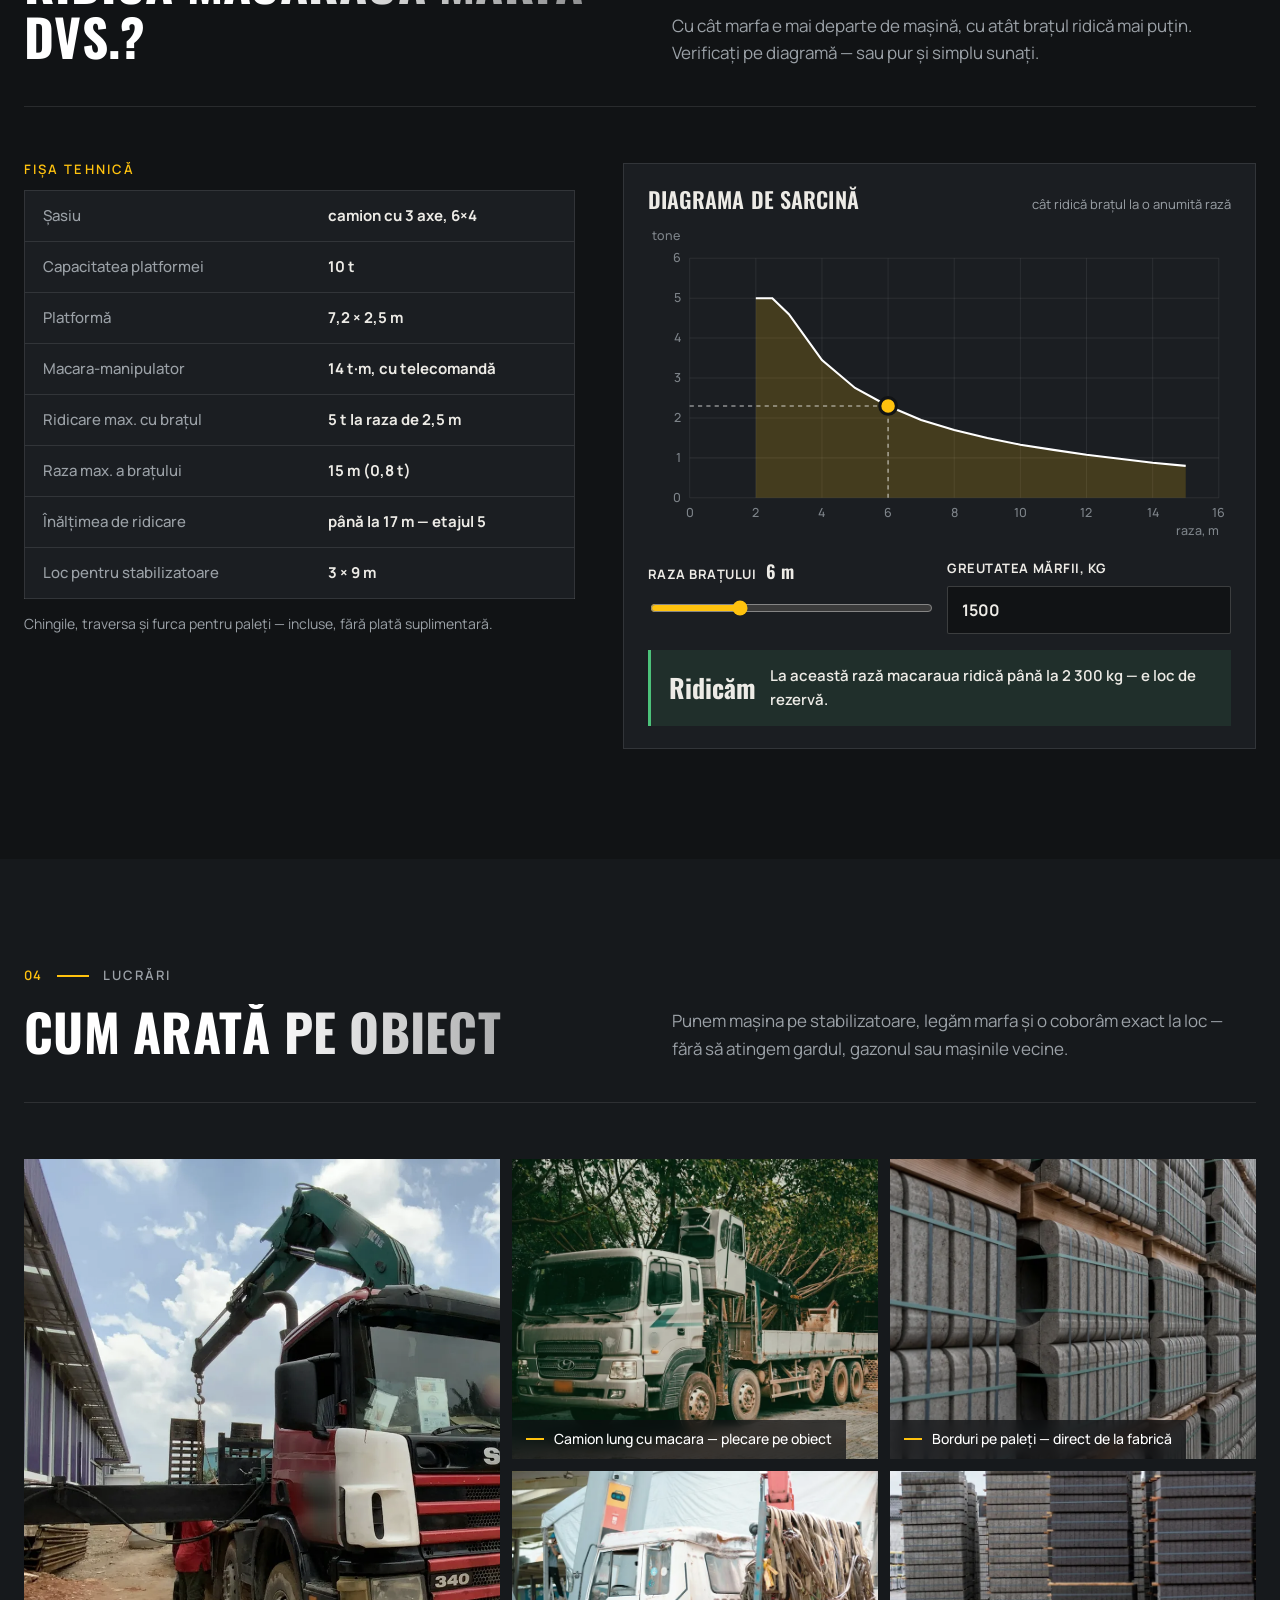
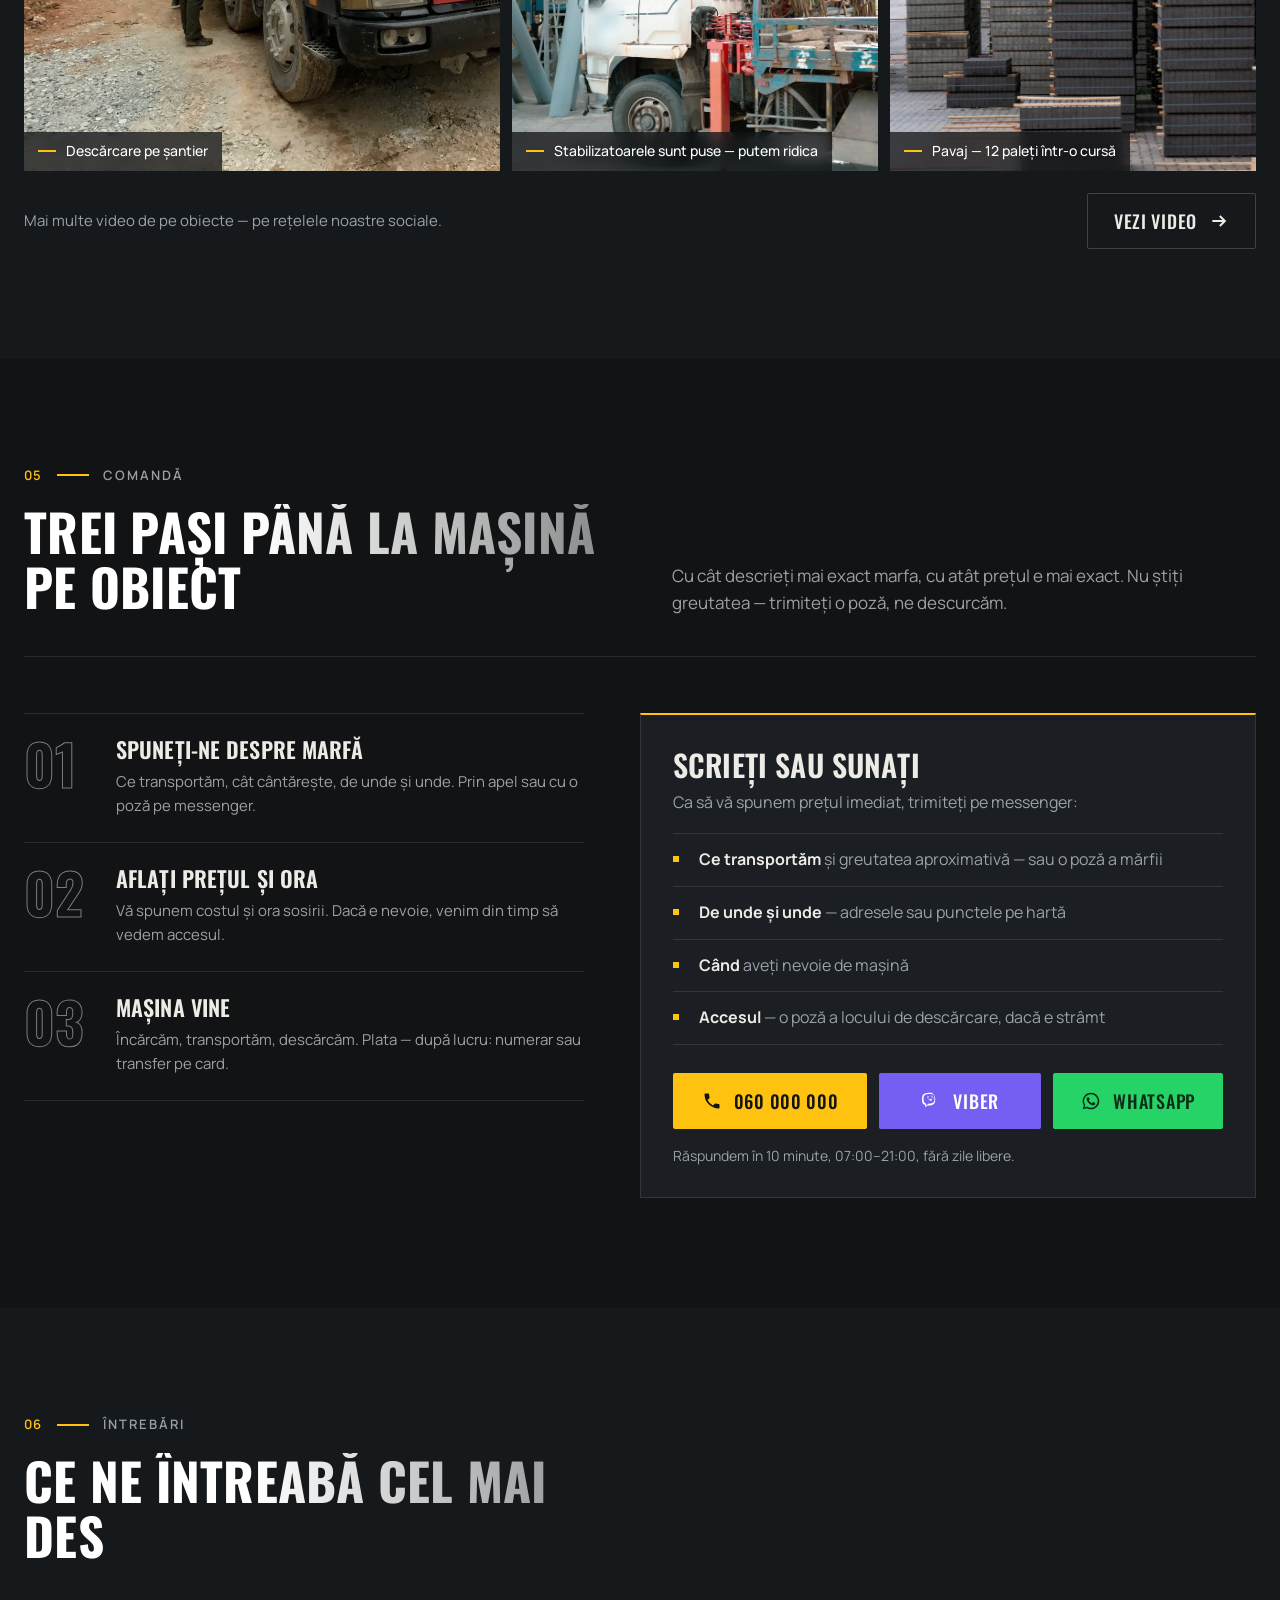
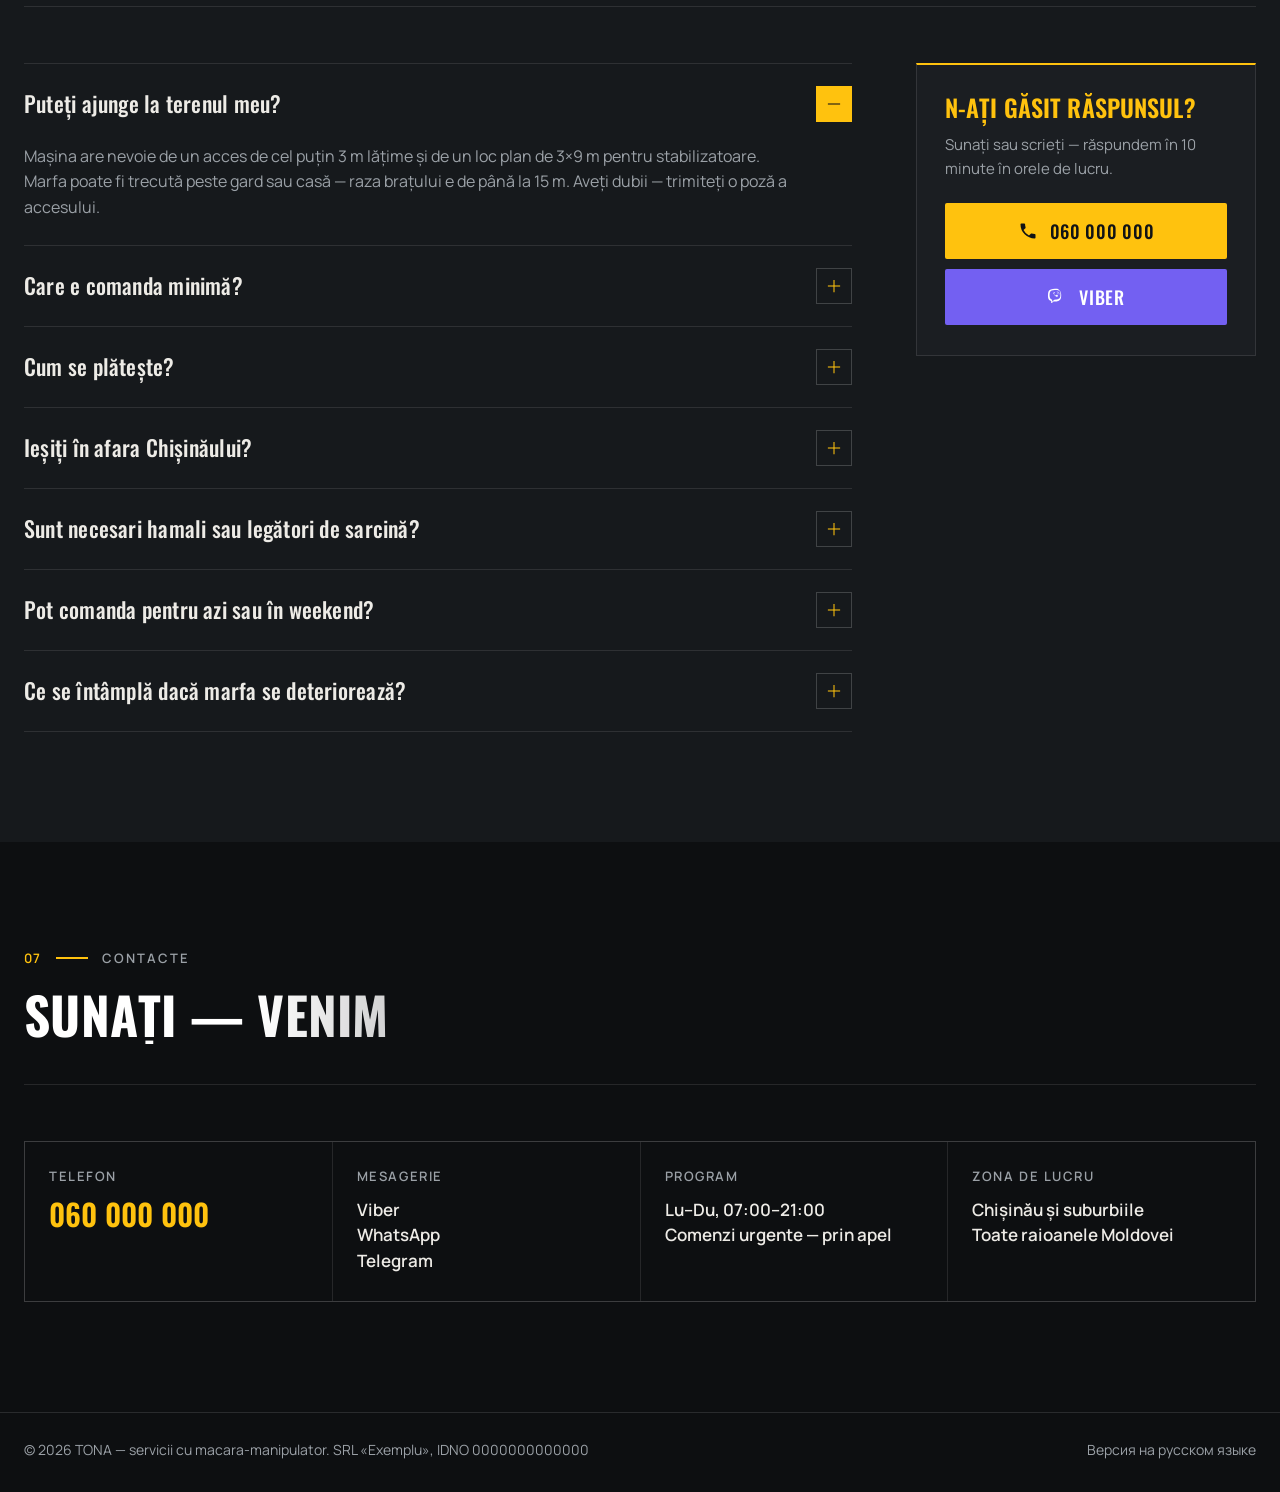
<file: ro.html>
<!doctype html>
<html lang="ro">
<head>
<meta charset="utf-8">
<meta name="viewport" content="width=device-width,initial-scale=1">
<title>Manipulator în Chișinău și în toată Moldova — TONA | 060 000 000</title>
<meta name="description" content="Camion cu macara-manipulator: platformă 10 t, braț 5 t, rază 15 m. Transport inele din beton, blocuri FBS, pavaj, metal și utilaje în Chișinău și toată Moldova. Prețuri de la 1 000 lei, sosim în 1 oră.">
<link rel="canonical" href="https://webonix-md.github.io/manipulator-dark/ro.html">
<link rel="alternate" hreflang="ru" href="https://webonix-md.github.io/manipulator-dark/">
<link rel="alternate" hreflang="ro" href="https://webonix-md.github.io/manipulator-dark/ro.html">
<link rel="alternate" hreflang="x-default" href="https://webonix-md.github.io/manipulator-dark/">
<meta property="og:type" content="website">
<meta property="og:title" content="Manipulator în Chișinău și în toată Moldova — TONA">
<meta property="og:description" content="Platformă 10 t · braț 5 t · rază 15 m. Prețuri de la 1 000 lei. Sunați: 060 000 000">
<meta property="og:url" content="https://webonix-md.github.io/manipulator-dark/ro.html">
<meta property="og:image" content="https://webonix-md.github.io/manipulator-dark/img/og/og-square-ro.jpg">
<meta property="og:image:width" content="1200">
<meta property="og:image:height" content="1200">
<meta property="og:locale" content="ro_RO">
<meta name="theme-color" content="#1D2023">
<link rel="icon" href="favicon.svg" type="image/svg+xml">
<link rel="preload" href="fonts/oswald-cyrillic.woff2" as="font" type="font/woff2" crossorigin>
<link rel="preload" href="img/hero.jpg" as="image" media="(min-width:961px)">
<link rel="preload" href="img/hero-m.webp" as="image" media="(max-width:960px)">
<link rel="stylesheet" href="style.css">
<script type="application/ld+json">
{"@context":"https://schema.org","@type":"LocalBusiness","name":"TONA — servicii de manipulator","telephone":"+37360000000","areaServed":"Moldova","address":{"@type":"PostalAddress","addressLocality":"Chișinău","addressCountry":"MD"},"openingHours":"Mo-Su 07:00-21:00","priceRange":"de la 1000 MDL"}
</script>
</head>
<body>

<!-- ===== Iconițe ===== -->
<svg width="0" height="0" style="position:absolute" aria-hidden="true">
  <symbol id="i-phone" viewBox="0 0 24 24"><path fill="currentColor" d="M6.6 10.8a15.1 15.1 0 0 0 6.6 6.6l2.2-2.2c.3-.3.7-.4 1-.2 1.1.4 2.3.6 3.6.6.6 0 1 .4 1 1V20c0 .6-.4 1-1 1A17 17 0 0 1 3 4c0-.6.4-1 1-1h3.5c.6 0 1 .4 1 1 0 1.3.2 2.5.6 3.6.1.3 0 .7-.2 1l-2.3 2.2z"/></symbol>
  <symbol id="i-wa" viewBox="0 0 24 24"><path fill="currentColor" d="M12 2a10 10 0 0 0-8.6 15.1L2 22l5-1.3A10 10 0 1 0 12 2zm0 18.2c-1.6 0-3.1-.4-4.4-1.2l-.3-.2-3 .8.8-2.9-.2-.3A8.2 8.2 0 1 1 12 20.2zm4.5-6.1c-.2-.1-1.5-.7-1.7-.8-.2-.1-.4-.1-.6.1l-.8 1c-.1.2-.3.2-.5.1-.2-.1-1-.4-2-1.2-.7-.7-1.2-1.5-1.4-1.7-.1-.2 0-.4.1-.5l.4-.4.3-.4v-.5l-.8-1.9c-.2-.5-.4-.4-.6-.4h-.5c-.2 0-.5.1-.7.3-.2.3-.9.9-.9 2.2s.9 2.5 1 2.7c.1.2 1.8 2.8 4.4 3.9 1.6.7 2.3.8 3.1.6.5-.1 1.5-.6 1.7-1.2.2-.6.2-1.1.2-1.2-.1-.1-.3-.2-.5-.3z"/></symbol>
  <symbol id="i-vb" viewBox="0 0 24 24"><path fill="currentColor" d="M11.4 2C9.2 2 4.6 2.4 2.9 4 1.7 5.2 1.3 7 1.2 9.2c-.1 2.2-.2 6.4 3.8 7.6v1.7s0 .7.4.8c.6.2.9-.3 1.4-.9l.9-1c2.7.2 4.8-.3 5.1-.4.5-.2 3.6-.6 4.1-4.6.5-4.2-.2-6.8-1.6-8C14 2.2 12.2 2 11.4 2zm.2 1.6c.7 0 2.2.2 3.2 1 1.1.9 1.6 3.1 1.2 6.6-.4 3.2-2.7 3.4-3.1 3.6-.2.1-2 .5-4.3.4l-2.4 2.5v-2.5c-3.3-.9-3.1-4.4-3.1-6.2.1-1.9.4-3.4 1.4-4.3 1.4-1.2 5.3-1.1 7.1-1.1zm.1 1.9c-.2 0-.2.3 0 .3 1.7 0 3.2 1.1 3.2 3.3 0 .2.3.2.3 0 0-2.4-1.6-3.6-3.5-3.6zm-2.8.6c-.2 0-.4.1-.6.2-.4.3-.8.8-.7 1.2.1.4 1.3 3.2 4 4.3.4.2.8 0 1.1-.4l.4-.5c.2-.3.1-.6-.1-.8l-1-.7c-.3-.2-.6 0-.7.1l-.4.5c-.2.2-.5.2-.5.2-1.6-.4-2-2-2-2s0-.3.2-.5l.5-.4c.2-.1.3-.4.1-.7l-.7-1c-.1-.2-.3-.3-.5-.3zm3.1.3c-.2 0-.2.3 0 .3 1.1.1 1.9.8 1.9 2.1 0 .2.3.2.3 0 0-1.4-.9-2.3-2.2-2.4zm.1 1.1c-.2 0-.2.3 0 .3.5 0 .8.4.8.9 0 .2.3.2.3 0 0-.7-.4-1.2-1.1-1.2z"/></symbol>
  <symbol id="i-arrow" viewBox="0 0 24 24"><path fill="none" stroke="currentColor" stroke-width="2.4" d="M4 12h15M13 6l6 6-6 6"/></symbol>
  <symbol id="i-play" viewBox="0 0 24 24"><path fill="none" stroke="currentColor" stroke-width="1.6" d="M7 4.5v15L19.5 12z"/></symbol>
  <symbol id="i-check" viewBox="0 0 24 24"><path fill="none" stroke="currentColor" stroke-width="3" d="M4 12.5l5 5L20 6.5"/></symbol>

  <!-- Пункты меню в боковой колонке: контурные иконки 48×48 -->
  <symbol id="m-cargo" viewBox="0 0 48 48"><g fill="none" stroke="currentColor"><path d="M24 3v7"/><path d="M24 10a4 4 0 1 1-4 4"/><path d="M8 22h32v20H8z"/><path d="M8 29h32M18 22v7M30 22v7"/></g></symbol>
  <symbol id="m-price" viewBox="0 0 48 48"><g fill="none" stroke="currentColor"><path d="M26 5h17v17L22 43 5 26z"/><circle cx="34.5" cy="13.5" r="3"/><path d="M15 27l6 6M19 23l6 6"/></g></symbol>
  <symbol id="m-tech" viewBox="0 0 48 48"><g fill="none" stroke="currentColor"><path d="M4 34h40v6H4z"/><circle cx="12" cy="42" r="3"/><circle cx="36" cy="42" r="3"/><path d="M10 34V26h7l10-15 4 3-9 13v7"/><path d="M29 12l9 6v6"/><path d="M38 24v3a2 2 0 1 1-3 1.7"/></g></symbol>
  <symbol id="m-works" viewBox="0 0 48 48"><g fill="none" stroke="currentColor"><path d="M5 9h38v30H5z"/><path d="M5 33l11-11 8 8 6-6 13 13"/><circle cx="33" cy="17" r="3.5"/></g></symbol>
  <symbol id="m-order" viewBox="0 0 48 48"><g fill="none" stroke="currentColor"><path d="M6 8h36v24H24l-9 8v-8H6z"/><path d="M13 17h22M13 23h14"/></g></symbol>
  <symbol id="m-faq" viewBox="0 0 48 48"><g fill="none" stroke="currentColor"><circle cx="24" cy="24" r="19"/><path d="M18.5 18.5a5.5 5.5 0 1 1 8 4.9c-1.6.8-2.5 2-2.5 3.6V29"/><path d="M24 34v1.5"/></g></symbol>
  <!-- Mărfuri: iconițe 48×48 -->
  <symbol id="c-rings" viewBox="0 0 48 48"><g fill="none" stroke="currentColor"><ellipse cx="24" cy="12" rx="16" ry="5"/><ellipse cx="24" cy="12" rx="10" ry="2.6"/><path d="M8 12v10c0 2.8 7.2 5 16 5s16-2.2 16-5V12"/><ellipse cx="24" cy="31" rx="16" ry="5" stroke-dasharray="3 3"/><path d="M8 31v6c0 2.8 7.2 5 16 5s16-2.2 16-5v-6"/></g></symbol>
  <symbol id="c-blocks" viewBox="0 0 48 48"><g fill="none" stroke="currentColor"><path d="M4 30h40v12H4zM8 18h32v12H8zM14 6h20v12H14z"/><path d="M18 30v12M30 30v12M20 18v12M28 18v12"/></g></symbol>
  <symbol id="c-paving" viewBox="0 0 48 48"><g fill="none" stroke="currentColor"><path d="M6 10h36v26H6z"/><path d="M6 18.7h36M6 27.3h36M15 10v8.7M24 10v8.7M33 10v8.7M19.5 18.7v8.6M28.5 18.7v8.6M15 27.3V36M24 27.3V36M33 27.3V36"/><path d="M4 36h40v4H4zM9 40v3M24 40v3M39 40v3"/></g></symbol>
  <symbol id="c-bricks" viewBox="0 0 48 48"><g fill="none" stroke="currentColor"><path d="M8 8h32v28H8z"/><path d="M8 15h32M8 22h32M8 29h32M18 8v7M30 8v7M14 15v7M24 15v7M34 15v7M18 22v7M30 22v7M14 29v7M24 29v7M34 29v7"/><path d="M5 36h38v5H5zM10 41v3M24 41v3M38 41v3"/></g></symbol>
  <symbol id="c-rebar" viewBox="0 0 48 48"><g fill="none" stroke="currentColor"><path d="M3 18l42-6M3 24l42-6M3 30l42-6M3 36l42-6"/><path d="M14 13v24M34 10v24" stroke-width="3.4"/></g></symbol>
  <symbol id="c-pipes" viewBox="0 0 48 48"><g fill="none" stroke="currentColor"><circle cx="12" cy="34" r="7"/><circle cx="26" cy="34" r="7"/><circle cx="40" cy="34" r="5.5"/><circle cx="19" cy="21" r="7"/><circle cx="33" cy="21" r="7"/><circle cx="26" cy="9" r="5.5"/><circle cx="12" cy="34" r="2.5"/><circle cx="26" cy="34" r="2.5"/><circle cx="19" cy="21" r="2.5"/><circle cx="33" cy="21" r="2.5"/></g></symbol>
  <symbol id="c-container" viewBox="0 0 48 48"><g fill="none" stroke="currentColor"><path d="M3 14h42v24H3z"/><path d="M10 14v24M17 14v24M24 14v24M31 14v24M38 14v24"/><path d="M14 14 24 4l10 10"/></g></symbol>
  <symbol id="c-machine" viewBox="0 0 48 48"><g fill="none" stroke="currentColor"><path d="M4 18h28v20H4zM32 24h8l4 6v8H32z"/><circle cx="18" cy="28" r="5"/><path d="M8 38v4M28 38v4M36 38v4M18 18V8h8v10"/></g></symbol>
  <symbol id="c-window" viewBox="0 0 48 48"><g fill="none" stroke="currentColor"><path d="M8 4h32v40H8z"/><path d="M12 8h24v32H12zM24 8v32M12 24h24"/><path d="M16 12l6 6M27 12l4 4" stroke-width="1.8"/></g></symbol>
  <symbol id="c-solar" viewBox="0 0 48 48"><g fill="none" stroke="currentColor"><path d="M10 6h34L38 34H4z"/><path d="M7.4 15.3h34.4M5.7 24.7h34.6M21.3 6 15.6 34M32.6 6l-5.9 28"/><path d="M21 34v10M13 44h16"/></g></symbol>
  <symbol id="c-poles" viewBox="0 0 48 48"><g fill="none" stroke="currentColor"><path d="M10 4h6v40h-6zM21 8h6v36h-6zM32 4h6v40h-6z"/><path d="M4 44h40"/></g></symbol>
  <symbol id="c-heavy" viewBox="0 0 48 48"><g fill="none" stroke="currentColor"><path d="M24 3v6"/><path d="M19 9h10l3 6H16z"/><path d="M10 15h28l4 28H6z"/><text x="24" y="36" text-anchor="middle" font-family="Oswald,Arial" font-weight="700" font-size="11" fill="currentColor" stroke="none">5 T</text></g></symbol>
</svg>

<!-- ===== Primul ecran: foto pe tot ecranul + coloana-meniu ===== -->
<main id="top">

<section class="hero">
  <div class="hero__bg">
    <picture>
      <source media="(max-width:960px)" srcset="img/hero-m.webp">
      <img src="img/hero.jpg" width="1568" height="1212" alt="Camion cu macara-manipulator pe un șantier" fetchpriority="high">
    </picture>
  </div>

  <div class="hero__main">
    <header class="head" id="head">
      <a class="logo" href="#top" aria-label="TONA — pagina principală">
        <svg class="logo__mark" viewBox="0 0 46 46" aria-hidden="true"><rect width="46" height="46" fill="#FFC20E"/><path d="M7 37h32v-6H7z" fill="#17191B"/><path d="M11 31V23h6l9-13 3 2-7 11v8z" fill="#17191B"/><path d="M27 11l9 6v6" fill="none" stroke="#17191B" stroke-width="2.6"/><path d="M36 23v3.5a2 2 0 1 1-3 1.7" fill="none" stroke="#17191B" stroke-width="2"/></svg>
        <span><span class="logo__name">TONA</span><span class="logo__sub">servicii de manipulator</span></span>
      </a>
      <nav class="nav" id="nav" aria-label="Secțiuni">
          <a href="#cargo">Ce transportăm</a>
          <a href="#prices">Prețuri</a>
          <a href="#tech">Tehnica</a>
          <a href="#works">Lucrări</a>
          <a href="#order">Comandă</a>
          <a href="#faq">Întrebări</a>
      </nav>
      <a class="head__phone" href="tel:+37360000000">060 000 000</a>
      <nav class="lang" aria-label="Limba">
        <a href="index.html" hreflang="ru" lang="ru">RU</a>
        <a href="ro.html" aria-current="page" hreflang="ro">RO</a>
      </nav>
      <button class="burger" id="burger" aria-label="Meniu" aria-expanded="false" aria-controls="nav"><span></span><span></span><span></span></button>
    </header>

    <div class="hero__text">
      <span class="eyebrow">Macara-manipulator · Chișinău</span>
      <h1>Manipulator în Chișinău și&nbsp;în toată Moldova</h1>
      <p class="hero__lead">Aducem, ridicăm și descărcăm singuri: blocuri, inele, pavaj, metal, utilaje. Fără hamali și fără a doua mașină — macaraua e montată pe camion.</p>
      <div class="hero__cta">
        <a class="btn btn--y" href="tel:+37360000000"><svg><use href="#i-phone"/></svg>060 000 000</a>
        <a class="btn btn--vb" href="viber://chat?number=%2B37360000000"><svg><use href="#i-vb"/></svg>Viber</a>
        <a class="btn btn--wa btn--sq" href="https://wa.me/37360000000?text=Bun%C4%83%20ziua!%20Am%20nevoie%20de%20un%20manipulator" target="_blank" rel="noopener" aria-label="Scrieți pe WhatsApp"><svg><use href="#i-wa"/></svg></a>
      </div>
    </div>

    <div class="hero__foot">
      <dl class="hero__specs">
        <div><dt>platformă</dt><dd>10<small>t</small></dd></div>
        <div><dt>ridicare cu brațul</dt><dd>5<small>t</small></dd></div>
        <div><dt>raza brațului</dt><dd>15<small>m</small></dd></div>
        <div><dt>sosim în</dt><dd>1<small>oră</small></dd></div>
      </dl>
      <a class="hero__more" href="#works"><svg><use href="#i-play"/></svg>Vezi lucrările</a>
    </div>
  </div>

  <aside class="side" aria-label="Meniu">
    <a class="side__top" href="tel:+37360000000"><svg><use href="#i-phone"/></svg><span>060 000 000<small>zilnic 07:00–21:00</small></span></a>
    <ul class="side__list">
      <li><a href="#cargo"><svg><use href="#m-cargo"/></svg><span>Ce transportăm</span></a></li>
      <li><a href="#prices"><svg><use href="#m-price"/></svg><span>Prețuri</span></a></li>
      <li><a href="#tech"><svg><use href="#m-tech"/></svg><span>Tehnica</span></a></li>
      <li><a href="#works"><svg><use href="#m-works"/></svg><span>Lucrări</span></a></li>
      <li><a href="#order"><svg><use href="#m-order"/></svg><span>Comandă</span></a></li>
      <li><a href="#faq"><svg><use href="#m-faq"/></svg><span>Întrebări</span></a></li>
    </ul>
    <a class="side__cta" href="#prices"><span>Află prețul</span><svg><use href="#i-arrow"/></svg></a>
  </aside>
</section>

<!-- ===== 01 Ce transportăm ===== -->
<section class="sec" id="cargo">
  <div class="wrap">
    <div class="sec__head rv">
      <div>
        <div class="sec__num"><b>01</b>Ce transportăm</div>
        <h2>Tot ce e greu și&nbsp;incomod</h2>
      </div>
      <p class="sec__lead">Încărcăm cu macaraua direct de la fabrică, depozit sau magazin și descărcăm exact unde trebuie: pe teren, peste gard, pe planșeu, în groapa de fundație.</p>
    </div>
    <ul class="cargo cargo-ul rv">
      <li><svg><use href="#c-rings"/></svg><h3>Inele din beton</h3><p>Fântâni, fose septice, capace și funduri</p></li>
      <li><svg><use href="#c-blocks"/></svg><h3>Blocuri FBS</h3><p>Blocuri de fundație, plăci, buiandrugi</p></li>
      <li><svg><use href="#c-paving"/></svg><h3>Pavaj și borduri</h3><p>Pavele, borduri, rigole</p></li>
      <li><svg><use href="#c-bricks"/></svg><h3>Cărămidă, BCA</h3><p>Cotileț, fortan, BCA — pe paleți</p></li>
      <li><svg><use href="#c-rebar"/></svg><h3>Armătură, metal</h3><p>Profile, grinzi, structuri metalice</p></li>
      <li><svg><use href="#c-pipes"/></svg><h3>Țevi</h3><p>Din oțel, beton, PEHD în colaci</p></li>
      <li><svg><use href="#c-container"/></svg><h3>Vagoncici, containere</h3><p>Module, cabine, chioșcuri până la 5 t</p></li>
      <li><svg><use href="#c-machine"/></svg><h3>Strunguri, utilaje</h3><p>Transport și instalare la locul lor</p></li>
      <li><svg><use href="#c-window"/></svg><h3>Ferestre, geamuri</h3><p>Ridicare la etaj cu brațul</p></li>
      <li><svg><use href="#c-solar"/></svg><h3>Panouri solare</h3><p>Ridicare pe acoperiș pe paleți</p></li>
      <li><svg><use href="#c-poles"/></svg><h3>Stâlpi, piloni</h3><p>Încărcături lungi până la 7 m</p></li>
      <li><svg><use href="#c-heavy"/></svg><h3>Seifuri, generatoare</h3><p>Încărcături compacte și grele</p></li>
    </ul>
    <p class="cargo__more rv">Marfa dvs. nu e în listă? <a href="#order">Descrieți-o</a> — vă spunem dacă o ridicăm și cât costă.</p>
  </div>
</section>

<!-- ===== 02 Prețuri ===== -->
<section class="sec sec--dark" id="prices">
  <div class="wrap">
    <div class="sec__head rv">
      <div>
        <div class="sec__num"><b>02</b>Prețuri</div>
        <h2>Prețul îl știți înainte de&nbsp;plecare</h2>
      </div>
      <p class="sec__lead">Spunem costul la telefon, după ce aflăm marfa, greutatea și adresele. Pe loc prețul nu se schimbă, dacă sarcina rămâne aceeași.</p>
    </div>
    <div class="prices">
      <article class="price rv">
        <h3>Cursă prin Chișinău</h3>
        <div class="price__sum">1 000<small>lei</small></div>
        <div class="price__from">de la, pentru o cursă</div>
        <ul>
          <li>Încărcare și descărcare cu macaraua</li>
          <li>Până la 1,5 ore de lucru</li>
          <li>Deplasare în limitele orașului</li>
        </ul>
      </article>
      <article class="price rv">
        <h3>Lucru cu ora</h3>
        <div class="price__sum">600<small>lei/oră</small></div>
        <div class="price__from">de la, minimum 2 ore</div>
        <ul>
          <li>Montaj, ridicare la etaj</li>
          <li>Mai multe adrese într-o comandă</li>
          <li>Comod pentru șantier</li>
        </ul>
      </article>
      <article class="price rv">
        <h3>Cursă prin Moldova</h3>
        <div class="price__sum">25<small>lei/km</small></div>
        <div class="price__from">de la, în afara orașului</div>
        <ul>
          <li>Suburbii și toate raioanele</li>
          <li>Kilometrajul — de la ieșirea din Chișinău</li>
          <li>Reducere pentru curse regulate</li>
        </ul>
      </article>
    </div>
    <div class="factors">
      <div class="factors__box rv">
        <h3>Ce influențează prețul</h3>
        <ol>
          <li>Greutatea și dimensiunile mărfii — câte curse și ce rază a brațului trebuie</li>
          <li>Distanța dintre adrese și ieșirea din oraș</li>
          <li>Accesul și platforma: e nevoie de 3×9 m pentru stabilizatoare</li>
          <li>Timpul de lucru pe obiect și adresele suplimentare</li>
        </ol>
      </div>
      <div class="factors__cta rv">
        <div>
          <h3>Calculăm în 5 minute</h3>
          <p>Trimiteți o poză a mărfii și adresele pe WhatsApp sau Viber — vă răspundem cu prețul exact.</p>
        </div>
        <a class="btn btn--y" href="#order">Calculează prețul<svg><use href="#i-arrow"/></svg></a>
      </div>
    </div>
  </div>
</section>

<!-- ===== 03 Tehnica ===== -->
<section class="sec" id="tech">
  <div class="wrap">
    <div class="sec__head rv">
      <div>
        <div class="sec__num"><b>03</b>Tehnica</div>
        <h2>Ridică macaraua marfa dvs.?</h2>
      </div>
      <p class="sec__lead">Cu cât marfa e mai departe de mașină, cu atât brațul ridică mai puțin. Verificați pe diagramă — sau pur și simplu sunați.</p>
    </div>
    <div class="tech">
      <div class="rv">
        <table class="specs">
          <caption>Fișa tehnică</caption>
          <tbody>
            <tr><th scope="row">Șasiu</th><td>camion cu 3 axe, 6×4</td></tr>
            <tr><th scope="row">Capacitatea platformei</th><td>10 t</td></tr>
            <tr><th scope="row">Platformă</th><td>7,2 × 2,5 m</td></tr>
            <tr><th scope="row">Macara-manipulator</th><td>14 t·m, cu telecomandă</td></tr>
            <tr><th scope="row">Ridicare max. cu brațul</th><td>5 t la raza de 2,5 m</td></tr>
            <tr><th scope="row">Raza max. a brațului</th><td>15 m (0,8 t)</td></tr>
            <tr><th scope="row">Înălțimea de ridicare</th><td>până la 17 m — etajul 5</td></tr>
            <tr><th scope="row">Loc pentru stabilizatoare</th><td>3 × 9 m</td></tr>
          </tbody>
        </table>
        <p class="tech__note">Chingile, traversa și furca pentru paleți — incluse, fără plată suplimentară.</p>
      </div>
      <div class="chart rv" id="chart">
        <div class="chart__top">
          <h3>Diagrama de sarcină</h3>
          <span class="chart__hint">cât ridică brațul la o anumită rază</span>
        </div>
        <svg id="chartSvg" viewBox="0 0 560 300" role="img" aria-label="Grafic: capacitatea brațului în funcție de rază"></svg>
        <div class="calc">
          <div>
            <label for="reach">Raza brațului <output id="reachOut">6 m</output></label>
            <input type="range" id="reach" min="2" max="15" step="0.5" value="6">
          </div>
          <div>
            <label for="weight">Greutatea mărfii, kg</label>
            <input type="number" id="weight" inputmode="numeric" min="0" step="50" value="1500">
          </div>
          <div class="verdict" id="verdict" aria-live="polite"></div>
        </div>
      </div>
    </div>
  </div>
</section>

<!-- ===== 04 Lucrări ===== -->
<section class="sec sec--alt" id="works">
  <div class="wrap">
    <div class="sec__head rv">
      <div>
        <div class="sec__num"><b>04</b>Lucrări</div>
        <h2>Cum arată pe&nbsp;obiect</h2>
      </div>
      <p class="sec__lead">Punem mașina pe stabilizatoare, legăm marfa și o coborâm exact la loc — fără să atingem gardul, gazonul sau mașinile vecine.</p>
    </div>
    <div class="works rv">
      <figure><img src="img/work-1.webp" width="900" height="1080" alt="Brațul manipulatorului deasupra platformei pe șantier" loading="lazy"><figcaption>Descărcare pe șantier</figcaption></figure>
      <figure><img src="img/work-2.webp" width="1000" height="666" alt="Camion lung cu macara-manipulator" loading="lazy"><figcaption>Camion lung cu macara — plecare pe obiect</figcaption></figure>
      <figure><img src="img/work-4.webp" width="800" height="1200" alt="Borduri pe paleți" loading="lazy"><figcaption>Borduri pe paleți — direct de la fabrică</figcaption></figure>
      <figure><img src="img/work-3.webp" width="800" height="933" alt="Stabilizatoarele manipulatorului puse înainte de ridicare" loading="lazy"><figcaption>Stabilizatoarele sunt puse — putem ridica</figcaption></figure>
      <figure><img src="img/work-5.webp" width="800" height="1200" alt="Paleți cu pavele" loading="lazy"><figcaption>Pavaj — 12 paleți într-o cursă</figcaption></figure>
    </div>
    <div class="works__foot rv">
      <span>Mai multe video de pe obiecte — pe rețelele noastre sociale.</span>
      <a class="btn btn--line" href="#" target="_blank" rel="noopener">Vezi video<svg><use href="#i-arrow"/></svg></a>
    </div>
  </div>
</section>

<!-- ===== 05 Comandă ===== -->
<section class="sec" id="order">
  <div class="wrap">
    <div class="sec__head rv">
      <div>
        <div class="sec__num"><b>05</b>Comandă</div>
        <h2>Trei pași până la mașină pe&nbsp;obiect</h2>
      </div>
      <p class="sec__lead">Cu cât descrieți mai exact marfa, cu atât prețul e mai exact. Nu știți greutatea — trimiteți o poză, ne descurcăm.</p>
    </div>
    <div class="order">
      <div class="rv">
        <ol class="steps">
          <li><span class="steps__n">01</span><div><h3>Spuneți-ne despre marfă</h3><p>Ce transportăm, cât cântărește, de unde și unde. Prin apel sau cu o poză pe messenger.</p></div></li>
          <li><span class="steps__n">02</span><div><h3>Aflați prețul și ora</h3><p>Vă spunem costul și ora sosirii. Dacă e nevoie, venim din timp să vedem accesul.</p></div></li>
          <li><span class="steps__n">03</span><div><h3>Mașina vine</h3><p>Încărcăm, transportăm, descărcăm. Plata — după lucru: numerar sau transfer pe card.</p></div></li>
        </ol>
      </div>
      <div class="reach rv">
        <h3>Scrieți sau sunați</h3>
        <p class="reach__sub">Ca să vă spunem prețul imediat, trimiteți pe messenger:</p>
        <ul class="reach__list">
          <li><b>Ce transportăm</b> și greutatea aproximativă — sau o poză a mărfii</li>
          <li><b>De unde și unde</b> — adresele sau punctele pe hartă</li>
          <li><b>Când</b> aveți nevoie de mașină</li>
          <li><b>Accesul</b> — o poză a locului de descărcare, dacă e strâmt</li>
        </ul>
        <div class="reach__btns">
          <a class="btn btn--y" href="tel:+37360000000"><svg><use href="#i-phone"/></svg>060 000 000</a>
          <a class="btn btn--vb" href="viber://chat?number=%2B37360000000"><svg><use href="#i-vb"/></svg>Viber</a>
          <a class="btn btn--wa" href="https://wa.me/37360000000?text=Bun%C4%83%20ziua!%20Am%20nevoie%20de%20un%20manipulator" target="_blank" rel="noopener"><svg><use href="#i-wa"/></svg>WhatsApp</a>
        </div>
        <p class="reach__note">Răspundem în 10 minute, 07:00–21:00, fără zile libere.</p>
      </div>
    </div>
  </div>
</section>

<!-- ===== 06 Întrebări ===== -->
<section class="sec sec--alt" id="faq">
  <div class="wrap">
    <div class="sec__head rv">
      <div>
        <div class="sec__num"><b>06</b>Întrebări</div>
        <h2>Ce ne întreabă cel mai des</h2>
      </div>
    </div>
    <div class="faq-wrap">
      <div class="faq rv">
        <details open><summary>Puteți ajunge la terenul meu?</summary><p>Mașina are nevoie de un acces de cel puțin 3 m lățime și de un loc plan de 3×9 m pentru stabilizatoare. Marfa poate fi trecută peste gard sau casă — raza brațului e de până la 15 m. Aveți dubii — trimiteți o poză a accesului.</p></details>
        <details><summary>Care e comanda minimă?</summary><p>O cursă prin oraș — de la 1 000 lei, cu până la 1,5 ore de lucru incluse. Lucrul cu ora — minimum 2 ore.</p></details>
        <details><summary>Cum se plătește?</summary><p>După ce marfa e la locul ei: numerar șoferului sau transfer pe card. Nu e nevoie de avans.</p></details>
        <details><summary>Ieșiți în afara Chișinăului?</summary><p>Da, în toată Moldova. În afara orașului calculăm după kilometraj de la ieșirea din Chișinău; în suburbii de multe ori iese la prețul unei curse prin oraș.</p></details>
        <details><summary>Sunt necesari hamali sau legători de sarcină?</summary><p>De obicei nu: șoferul manevrează singur macaraua cu telecomanda și leagă marfa. Pentru montaje complicate putem lua încă un om — spuneți din timp.</p></details>
        <details><summary>Pot comanda pentru azi sau în weekend?</summary><p>Da. Lucrăm 7 zile din 7, de la 07:00 la 21:00. Dacă mașina e liberă, venim în cel mult o oră.</p></details>
        <details><summary>Ce se întâmplă dacă marfa se deteriorează?</summary><p>Legăm marfa după schema potrivită fiecărui tip, iar ce e fragil ridicăm cu traversa sau cu furca pentru paleți. Dacă deteriorarea e din vina noastră — o compensăm.</p></details>
      </div>
      <aside class="faq-side rv">
        <h3>N-ați găsit răspunsul?</h3>
        <p>Sunați sau scrieți — răspundem în 10 minute în orele de lucru.</p>
        <a class="btn btn--y" href="tel:+37360000000"><svg><use href="#i-phone"/></svg>060 000 000</a>
        <a class="btn btn--vb" href="viber://chat?number=%2B37360000000"><svg><use href="#i-vb"/></svg>Viber</a>
      </aside>
    </div>
  </div>
</section>

<!-- ===== Contacte ===== -->
<section class="sec sec--dark" id="contacts">
  <div class="wrap">
    <div class="sec__head rv">
      <div>
        <div class="sec__num"><b>07</b>Contacte</div>
        <h2>Sunați — venim</h2>
      </div>
    </div>
    <div class="contacts rv">
      <div><h3>TELEFON</h3><a class="big" href="tel:+37360000000">060 000 000</a></div>
      <div><h3>MESAGERIE</h3><a href="viber://chat?number=%2B37360000000">Viber</a><a href="https://wa.me/37360000000" target="_blank" rel="noopener">WhatsApp</a><a href="https://t.me/" target="_blank" rel="noopener">Telegram</a></div>
      <div><h3>PROGRAM</h3><p>Lu–Du, 07:00–21:00</p><p>Comenzi urgente — prin apel</p></div>
      <div><h3>ZONA DE LUCRU</h3><p>Chișinău și suburbiile</p><p>Toate raioanele Moldovei</p></div>
    </div>
  </div>
</section>

</main>

<div class="hazard-bar"></div>
<footer class="foot">
  <div class="wrap">
    <span>© <span id="year">2026</span> TONA — servicii cu macara-manipulator. SRL «Exemplu», IDNO 0000000000000</span>
    <a href="index.html" hreflang="ru" lang="ru">Версия на русском языке</a>
  </div>
</footer>

<nav class="mbar" aria-label="Contact rapid">
  <a class="mbar__call" href="tel:+37360000000"><svg><use href="#i-phone"/></svg>Apel</a>
  <a class="mbar__vb" href="viber://chat?number=%2B37360000000"><svg><use href="#i-vb"/></svg>Viber</a>
  <a class="mbar__wa" href="https://wa.me/37360000000" target="_blank" rel="noopener"><svg><use href="#i-wa"/></svg>WhatsApp</a>
</nav>

<script src="main.js"></script>
</body>
</html>
</file>
<file: style.css>
/* ===== Шрифты (локально, без сторонних запросов) ===== */
@font-face{font-family:'Oswald';font-style:normal;font-weight:500 700;font-display:swap;src:url(fonts/oswald-cyrillic.woff2) format('woff2');unicode-range:U+0301,U+0400-045F,U+0490-0491,U+04B0-04B1,U+2116}
@font-face{font-family:'Oswald';font-style:normal;font-weight:500 700;font-display:swap;src:url(fonts/oswald-latin-ext.woff2) format('woff2');unicode-range:U+0100-02BA,U+02BD-02C5,U+02C7-02CC,U+02CE-02D7,U+02DD-02FF,U+0304,U+0308,U+0329,U+1D00-1DBF,U+1E00-1E9F,U+1EF2-1EFF,U+2020,U+20A0-20AB,U+20AD-20C0,U+2113,U+2C60-2C7F,U+A720-A7FF}
@font-face{font-family:'Oswald';font-style:normal;font-weight:500 700;font-display:swap;src:url(fonts/oswald-latin.woff2) format('woff2');unicode-range:U+0000-00FF,U+0131,U+0152-0153,U+02BB-02BC,U+02C6,U+02DA,U+02DC,U+0304,U+0308,U+0329,U+2000-206F,U+20AC,U+2122,U+2191,U+2193,U+2212,U+2215,U+FEFF,U+FFFD}
@font-face{font-family:'Manrope';font-style:normal;font-weight:400 800;font-display:swap;src:url(fonts/manrope-cyrillic.woff2) format('woff2');unicode-range:U+0301,U+0400-045F,U+0490-0491,U+04B0-04B1,U+2116}
@font-face{font-family:'Manrope';font-style:normal;font-weight:400 800;font-display:swap;src:url(fonts/manrope-latin-ext.woff2) format('woff2');unicode-range:U+0100-02BA,U+02BD-02C5,U+02C7-02CC,U+02CE-02D7,U+02DD-02FF,U+0304,U+0308,U+0329,U+1D00-1DBF,U+1E00-1E9F,U+1EF2-1EFF,U+2020,U+20A0-20AB,U+20AD-20C0,U+2113,U+2C60-2C7F,U+A720-A7FF}
@font-face{font-family:'Manrope';font-style:normal;font-weight:400 800;font-display:swap;src:url(fonts/manrope-latin.woff2) format('woff2');unicode-range:U+0000-00FF,U+0131,U+0152-0153,U+02BB-02BC,U+02C6,U+02DA,U+02DC,U+0304,U+0308,U+0329,U+2000-206F,U+20AC,U+2122,U+2191,U+2193,U+2212,U+2215,U+FEFF,U+FFFD}

/* ===== Токены ===== */
:root{
  --bg:#F2F0EB;          /* бетонная бумага — фон страницы */
  --bg-2:#E7E3DA;
  --card:#FBFAF7;
  --ink:#17191B;
  --ink-2:#51565C;
  --line:#D3CEC3;
  --y:#FFC20E;           /* сигнальный жёлтый */
  --y-2:#F0B000;
  --dark:#1D2023;
  --dark-2:#2A2E32;
  --on-dark:#EDEBE6;
  --on-dark-2:#A7ABB0;
  --ok:#2F8F4E;
  --bad:#C2412D;
  --r:2px;
  --wrap:1320px;
  --gut:24px;
  --head:'Oswald',Impact,'Arial Narrow',sans-serif;
  --body:'Manrope',system-ui,-apple-system,'Segoe UI',sans-serif;
  --hazard:repeating-linear-gradient(-45deg,var(--y) 0 14px,var(--ink) 14px 28px);
}

*,*::before,*::after{box-sizing:border-box}
html{-webkit-text-size-adjust:100%;scroll-behavior:smooth;scroll-padding-top:20px}
body{margin:0;background:var(--bg);color:var(--ink);font:400 16px/1.6 var(--body);overflow-x:hidden}
img{max-width:100%;display:block}
a{color:inherit}
button,input,select,textarea{font:inherit;color:inherit}
h1,h2,h3{font-family:var(--head);font-weight:600;line-height:1.08;margin:0;text-transform:uppercase;letter-spacing:.005em}
p{margin:0}
.wrap{max-width:var(--wrap);margin:0 auto;padding:0 var(--gut)}
.sr{position:absolute;width:1px;height:1px;overflow:hidden;clip:rect(0 0 0 0);white-space:nowrap}
:focus-visible{outline:3px solid var(--y-2);outline-offset:2px}

/* ===== Кнопки: прямые углы, крупные, с засечкой-стрелкой ===== */
.btn{display:inline-flex;align-items:center;justify-content:center;gap:12px;min-height:56px;padding:0 26px;border:2px solid transparent;border-radius:var(--r);font:500 18px/1 var(--head);text-transform:uppercase;letter-spacing:.04em;text-decoration:none;cursor:pointer;transition:background .2s,color .2s,border-color .2s,transform .2s}
.btn svg{width:20px;height:20px;flex:none}
.btn--y{background:var(--y);color:var(--ink);box-shadow:4px 4px 0 var(--ink)}
.btn--y:hover{background:var(--y-2);transform:translate(-1px,-1px);box-shadow:5px 5px 0 var(--ink)}
.btn--y:active{transform:translate(3px,3px);box-shadow:1px 1px 0 var(--ink)}
.btn--line{border-color:var(--ink);background:transparent}
.btn--line:hover{background:var(--ink);color:var(--bg)}
.btn--wa{background:#25D366;color:#0B2E17}
.btn--wa:hover{background:#1FBE5A}
.btn--vb{background:#7360F2;color:#fff}
.btn--vb:hover{background:#6150DA}
.btn--sq{width:56px;padding:0}
.btn--sq svg{width:26px;height:26px}

/* ===== Первый экран: фото на весь экран, боковая колонка грузов ===== */
.hero{--side:112px;position:relative;min-height:max(680px,min(100svh,960px));display:flex;color:#fff;background:#111315}
.hero__bg{position:absolute;inset:0;overflow:hidden}
.hero__bg img{width:100%;height:100%;object-fit:cover;object-position:60% 40%;filter:saturate(.7) contrast(1.05)}
.hero__bg::after{content:"";position:absolute;inset:0;background:
  linear-gradient(90deg,rgba(14,16,18,.92) 0%,rgba(14,16,18,.78) 30%,rgba(14,16,18,.45) 62%,rgba(14,16,18,.3) 100%),
  linear-gradient(to top,rgba(14,16,18,.85) 0%,rgba(14,16,18,0) 30%),
  linear-gradient(rgba(14,16,18,.6) 0%,rgba(14,16,18,0) 18%)}
.hero__main{position:relative;z-index:2;flex:1;min-width:0;display:flex;flex-direction:column;padding:0 calc(var(--side) + 56px) 0 64px}

.head{display:flex;align-items:center;gap:28px;min-height:104px;position:relative;z-index:20}
.logo{display:flex;align-items:center;gap:12px;text-decoration:none;flex:none}
.logo__mark{width:46px;height:46px;flex:none}
.logo__name{font:700 28px/1 var(--head);letter-spacing:.06em}
.logo__sub{display:block;font:600 11px/1.2 var(--body);letter-spacing:.12em;text-transform:uppercase;color:rgba(255,255,255,.6);margin-top:4px}
.nav{display:flex;gap:4px;margin-left:auto}
.nav a{padding:10px 12px;text-decoration:none;font-weight:600;font-size:15px;color:rgba(255,255,255,.78);transition:color .2s}
.nav a:hover{color:#fff}
.head__phone{font:600 22px/1 var(--head);letter-spacing:.02em;text-decoration:none;flex:none}
/* на десктопе меню живёт в боковой колонке; в шапке оно нужно только для бургера на мобильном */
@media (min-width:961px){.head .nav{display:none}.head__phone{margin-left:auto}}
.head__phone:hover{color:var(--y)}
.lang{display:flex;gap:2px;flex:none}
.lang a{padding:4px 8px;text-decoration:none;font-weight:700;font-size:13px;letter-spacing:.06em;color:rgba(255,255,255,.6)}
.lang a[aria-current]{background:var(--y);color:var(--ink)}
.lang a:not([aria-current]):hover{color:#fff}
.burger{display:none;margin-left:auto;width:48px;height:48px;border:1.5px solid rgba(255,255,255,.7);background:transparent;border-radius:var(--r);cursor:pointer;padding:0}
.burger span{display:block;width:22px;height:2px;background:#fff;margin:5px auto;transition:transform .25s,opacity .25s}
.menu-open .burger span:nth-child(1){transform:translateY(7px) rotate(45deg)}
.menu-open .burger span:nth-child(2){opacity:0}
.menu-open .burger span:nth-child(3){transform:translateY(-7px) rotate(-45deg)}

.hero__text{margin:auto 0;padding:40px 0;max-width:900px}
.eyebrow{display:inline-flex;align-items:center;gap:12px;font:600 13px/1 var(--body);letter-spacing:.16em;text-transform:uppercase;color:rgba(255,255,255,.7)}
.eyebrow::before{content:"";width:32px;height:2px;background:var(--y)}
/* заголовок с градиентом в тексте: белый → полупрозрачный */
.hero h1{font-size:clamp(48px,6.2vw,100px);line-height:1.1;margin:22px 0 26px;font-weight:700;
  background:linear-gradient(90deg,#fff 0%,#fff 32%,rgba(255,255,255,.42) 100%);-webkit-background-clip:text;background-clip:text;color:transparent}
.hero__lead{font-size:20px;line-height:1.55;color:rgba(255,255,255,.86);max-width:600px}
.hero__cta{display:flex;flex-wrap:wrap;gap:14px;margin-top:36px}
.hero .btn--y{box-shadow:none}
.hero .btn--y:hover{transform:none;box-shadow:none}

.hero__foot{display:flex;align-items:flex-end;justify-content:space-between;gap:24px;padding:0;border-top:1px solid rgba(255,255,255,.16)}
.hero__more{order:1}
/* цифры прижаты вправо до боковой колонки, ячейки одинаковые */
.hero__foot{margin-right:-56px}
.hero__specs{order:2;display:grid;grid-template-columns:repeat(4,210px);margin:0 0 0 auto}
.hero__specs div{padding:22px 24px 36px;border-left:1px solid rgba(255,255,255,.16)}
.hero__specs dt{white-space:nowrap;font-size:12px;letter-spacing:.14em;text-transform:uppercase;color:rgba(255,255,255,.55)}
.hero__specs div{display:flex;flex-direction:column;gap:8px; align-items: center; }
.hero__specs dd{margin:0;font:600 40px/1 var(--head);color:var(--y)}
.hero__specs dd small{font-size:18px;margin-left:4px;color:var(--y)}
.hero__more{display:inline-flex;align-self: center; align-items:center;gap:12px;font:600 12px/1 var(--body);letter-spacing:.16em;text-transform:uppercase;text-decoration:none;color:rgba(255,255,255,.8);padding-bottom:6px}
.hero__more svg{width:20px;height:20px}
.hero__more:hover{color:var(--y)}

/* Боковая колонка-меню: узкая с иконками разделов, раскрывается при наведении */
.side{position:absolute;top:0;right:0;bottom:0;z-index:3;width:var(--side);display:flex;flex-direction:column;background:rgba(22,24,27,.9);backdrop-filter:blur(8px);-webkit-backdrop-filter:blur(8px);transition:width .45s cubic-bezier(.2,.7,.2,1);overflow:hidden}
.side:hover,.side:focus-within{width:360px}
.side a{text-decoration:none;color:inherit;white-space:nowrap}
.side span{opacity:0;transition:opacity .25s}
.side:hover span,.side:focus-within span{opacity:1;transition-delay:.15s}
.side__top{display:flex;align-items:center;gap:22px;min-height:104px;padding:0 39px;border-bottom:1px solid rgba(255,255,255,.1);}
.side__top svg{width:30px;height:30px;flex:none;color:var(--y)}
.side__top span{font:600 24px/1.1 var(--head)}
.side__top small{display:block;font:500 12px/1.4 var(--body);color:rgba(255,255,255,.55);letter-spacing:.04em}
.side__list{list-style:none;margin:auto 0;padding:16px 0}
.side__list a{display:flex;align-items:center;gap:26px;padding:0 32px;height:76px;color:rgba(255,255,255,.55);transition:color .2s,background .2s}
.side__list a:hover{color:#fff;background:rgba(255,255,255,.05)}
.side__list svg{width:48px;height:48px;flex:none;stroke-width:1.3}
.side__list span{font-size:15px;font-weight:600}
.side__cta{display:flex;align-items:center;justify-content:center;gap:16px;min-height:126px;background:var(--y);color:#111315!important;padding:0 36px;font:600 16px/1 var(--head);text-transform:uppercase;letter-spacing:.08em}
.side:hover .side__cta,.side:focus-within .side__cta{justify-content:space-between}
.side__cta span{display:none}
.side:hover .side__cta span,.side:focus-within .side__cta span{display:inline}
.side__cta svg{width:28px;height:28px;flex:none}

/* ===== Секции ===== */
.sec{padding:110px 0}
.sec--alt{background:var(--bg-2)}
.sec--dark{background:var(--dark);color:var(--on-dark)}
.sec__head{display:grid;grid-template-columns:minmax(0,1fr) minmax(0,1fr);gap:24px 64px;align-items:end;margin-bottom:56px}
.sec__num{display:flex;align-items:center;gap:12px;font:600 14px/1 var(--head);letter-spacing:.1em;color:var(--ink-2);margin-bottom:16px;text-transform:uppercase}
.sec__num b{display:inline-grid;place-items:center;min-width:36px;height:28px;padding:0 6px;background:var(--ink);color:var(--y);font-weight:600}
.sec--dark .sec__num{color:var(--on-dark-2)}
.sec--dark .sec__num b{background:var(--y);color:var(--ink)}
.sec h2{font-size:clamp(34px,4vw,56px)}
.sec__lead{color:var(--ink-2);font-size:17px;max-width:560px}
.sec--dark .sec__lead{color:var(--on-dark-2)}

/* ===== Что возим ===== */
.cargo{display:grid;grid-template-columns:repeat(4,minmax(0,1fr));gap:1px;background:var(--line);border:1px solid var(--line)}
.cargo li{list-style:none;background:var(--card);padding:28px 24px 26px;display:flex;flex-direction:column;gap:10px;min-height:208px;transition:background .2s}
.cargo li:hover{background:#fff}
.cargo svg{width:52px;height:52px;color:var(--ink);margin-bottom:auto;stroke-width:2.4}
.cargo h3{font-size:21px;font-weight:600;margin-top:18px;overflow-wrap:anywhere;hyphens:auto}
.cargo p{font-size:14px;color:var(--ink-2);line-height:1.45}
.cargo-ul{margin:0;padding:0}
.cargo__more{margin-top:22px;font-size:15px;color:var(--ink-2)}
.cargo__more a{font-weight:700}

/* ===== Цены ===== */
.prices{display:grid;grid-template-columns:repeat(3,1fr);gap:20px}
.price{background:var(--dark-2);border-top:6px solid var(--y);padding:30px 28px 28px;display:flex;flex-direction:column}
.price h3{font-size:22px;color:var(--on-dark)}
.price__sum{font:700 52px/1 var(--head);color:var(--y);margin:22px 0 4px}
.price__sum small{font-size:20px;color:var(--on-dark);margin-left:6px;font-weight:500}
.price__from{font-size:14px;color:var(--on-dark-2)}
.price ul{margin:22px 0 0;padding:20px 0 0;border-top:1px solid #3B4045;list-style:none;display:grid;gap:10px;font-size:15px}
.price li{display:flex;gap:10px}
.price li::before{content:"";flex:none;width:8px;height:8px;background:var(--y);margin-top:8px}
.factors{display:grid;grid-template-columns:1.1fr 1fr;gap:20px;margin-top:20px}
.factors__box{border:1px solid #3B4045;padding:28px}
.factors__box h3{font-size:20px;margin-bottom:16px}
.factors__box ol{margin:0;padding:0;list-style:none;counter-reset:f;display:grid;gap:10px;font-size:15px;color:var(--on-dark-2)}
.factors__box ol li{counter-increment:f;display:flex;gap:12px}
.factors__box ol li::before{content:counter(f,decimal-leading-zero);font:600 15px/1.6 var(--head);color:var(--y)}
.factors__cta{background:var(--y);color:var(--ink);padding:28px;display:flex;flex-direction:column;justify-content:space-between;gap:20px}
.factors__cta h3{font-size:26px;margin-bottom:10px}
.factors__cta p{font-size:15px}
.factors__cta .btn--y{box-shadow:4px 4px 0 var(--ink);background:var(--ink);color:var(--y)}
.factors__cta .btn--y:hover{background:#000}

/* ===== Техника ===== */
.tech{display:grid;grid-template-columns:1fr 1.15fr;gap:48px;align-items:start}
.specs{width:100%;border-collapse:collapse;background:var(--card);border:2px solid var(--ink)}
.specs caption{caption-side:top;text-align:left;font:600 14px/1 var(--head);letter-spacing:.1em;text-transform:uppercase;background:var(--ink);color:var(--y);padding:12px 18px}
.specs th,.specs td{padding:13px 18px;border-top:1px solid var(--line);text-align:left;vertical-align:top;font-size:15px}
.specs th{font-weight:500;color:var(--ink-2);width:52%}
.specs td{font-weight:700}
.tech__note{font-size:14px;color:var(--ink-2);margin-top:14px}

.chart{background:var(--card);border:2px solid var(--ink);padding:24px 24px 22px}
.chart__top{display:flex;justify-content:space-between;align-items:baseline;gap:12px;flex-wrap:wrap}
.chart h3{font-size:22px}
.chart__hint{font-size:13px;color:var(--ink-2)}
.chart svg{width:100%;height:auto;margin-top:12px;display:block}
.chart .grid line{stroke:var(--line);stroke-width:1}
.chart .axis text{font:500 12px var(--body);fill:var(--ink-2)}
.chart .curve{fill:none;stroke:var(--ink);stroke-width:3}
.chart .area{fill:var(--y);opacity:.35}
.chart .marker line{stroke:var(--ink);stroke-dasharray:4 4;stroke-width:1.5}
.chart .marker circle{fill:var(--y);stroke:var(--ink);stroke-width:3}
.calc{display:grid;grid-template-columns:1fr 1fr;gap:16px;margin-top:18px}
.calc label{display:block;font-size:13px;font-weight:700;letter-spacing:.04em;text-transform:uppercase;margin-bottom:8px}
.calc output{font:600 18px var(--head);margin-left:6px;text-transform:none;letter-spacing:0}
.calc input[type=range]{width:100%;accent-color:var(--ink);height:28px}
.calc input[type=number]{width:100%;height:48px;border:2px solid var(--ink);border-radius:var(--r);background:#fff;padding:0 14px;font-weight:700}
.verdict{grid-column:1/-1;display:flex;align-items:center;gap:14px;padding:14px 18px;background:var(--bg-2);border-left:6px solid var(--ink-2);font-weight:600;font-size:15px;min-height:62px}
.verdict b{font:700 26px/1 var(--head);white-space:nowrap}
.verdict.is-ok{border-left-color:var(--ok);background:#E3EFE5}
.verdict.is-bad{border-left-color:var(--bad);background:#F6E3DF}

/* ===== Работы ===== */
.works{display:grid;grid-template-columns:1.3fr 1fr 1fr;grid-template-rows:300px 300px;gap:12px}
.works figure{margin:0;position:relative;overflow:hidden;background:var(--bg-2)}
.works figure:first-child{grid-row:span 2}
.works img{width:100%;height:100%;object-fit:cover;transition:transform .6s}
.works figure:hover img{transform:scale(1.04)}
.works figcaption{position:absolute;left:0;bottom:0;max-width:92%;background:var(--ink);color:var(--on-dark);font-size:14px;font-weight:600;padding:10px 14px;line-height:1.35}
.works figcaption::before{content:"";display:inline-block;width:8px;height:8px;background:var(--y);margin-right:10px;vertical-align:1px}
.works__foot{display:flex;justify-content:space-between;align-items:center;gap:20px;margin-top:22px;flex-wrap:wrap;color:var(--ink-2);font-size:15px}

/* ===== Заказ ===== */
.order{display:grid;grid-template-columns:1fr 1.1fr;gap:56px;align-items:start}
.steps{list-style:none;margin:0;padding:0;display:grid;gap:0}
.steps li{display:grid;grid-template-columns:72px 1fr;gap:20px;padding:24px 0;border-top:1px solid var(--line)}
.steps li:last-child{border-bottom:1px solid var(--line)}
.steps__n{font:700 56px/0.9 var(--head);color:var(--ink);-webkit-text-stroke:0}
.steps h3{font-size:22px;margin-bottom:8px}
.steps p{color:var(--ink-2);font-size:15px}
.reach{background:var(--card);border:2px solid var(--ink);padding:34px 32px 30px;position:relative}
.reach::before{content:"";position:absolute;left:-2px;right:-2px;top:-12px;height:10px;background:var(--hazard)}
.reach h3{font-size:30px;margin-bottom:8px}
.reach__sub{color:var(--ink-2);font-size:16px;margin-bottom:18px}
.reach__list{list-style:none;margin:0 0 28px;padding:0;display:grid;gap:0}
.reach__list li{position:relative;padding:13px 0 13px 26px;border-top:1px solid var(--line);font-size:16px;color:var(--ink-2)}
.reach__list li:last-child{border-bottom:1px solid var(--line)}
.reach__list li::before{content:"";position:absolute;left:0;top:20px;width:10px;height:10px;background:var(--y);border:2px solid var(--ink)}
.reach__list b{color:var(--ink)}
.reach__btns{display:grid;grid-template-columns:1.2fr 1fr 1fr;gap:12px}
.reach__note{margin-top:16px;font-size:14px;color:var(--ink-2)}

/* ===== FAQ ===== */
.faq{max-width:920px}
.faq details{border-top:1px solid var(--line)}
.faq details:last-child{border-bottom:1px solid var(--line)}
.faq summary{list-style:none;cursor:pointer;display:flex;justify-content:space-between;align-items:center;gap:20px;padding:22px 0;font:600 21px/1.25 var(--head);text-transform:uppercase}
.faq summary::-webkit-details-marker{display:none}
.faq summary::after{content:"";flex:none;width:34px;height:34px;background:var(--y) no-repeat center/16px url("data:image/svg+xml,%3Csvg xmlns='http://www.w3.org/2000/svg' viewBox='0 0 16 16'%3E%3Cpath d='M7 0h2v16H7z'/%3E%3Cpath d='M0 7h16v2H0z'/%3E%3C/svg%3E")}
.faq details[open] summary::after{background-image:url("data:image/svg+xml,%3Csvg xmlns='http://www.w3.org/2000/svg' viewBox='0 0 16 16'%3E%3Cpath fill='%23FFC20E' d='M0 7h16v2H0z'/%3E%3C/svg%3E");background-color:var(--ink)}
.faq details p{padding:0 60px 24px 0;color:var(--ink-2);font-size:16px}
.faq-wrap{display:grid;grid-template-columns:minmax(0,1fr) 340px;gap:64px;align-items:start}
.faq-side{background:var(--ink);color:var(--on-dark);padding:30px 28px}
.faq-side h3{font-size:24px;color:var(--y);margin-bottom:12px}
.faq-side p{color:var(--on-dark-2);font-size:15px;margin-bottom:22px}
.faq-side .btn{width:100%}
.faq-side .btn + .btn{margin-top:10px}

/* ===== Контакты / подвал ===== */
.contacts{display:grid;grid-template-columns:repeat(4,1fr);gap:1px;background:#3B4045;border:1px solid #3B4045}
.contacts > div{background:var(--dark);padding:28px 24px}
.contacts h3{font:600 13px/1 var(--body);letter-spacing:.12em;color:var(--on-dark-2);margin-bottom:14px}
.contacts a,.contacts p{font-size:17px;font-weight:600;text-decoration:none;display:block;line-height:1.5}
.contacts a:hover{color:var(--y)}
.contacts .big{font:600 30px/1.1 var(--head);color:var(--y)}
.foot{background:#141618;color:var(--on-dark-2);font-size:14px;padding:26px 0 30px}
.foot .wrap{display:flex;justify-content:space-between;gap:20px;flex-wrap:wrap}
.foot a{text-decoration:none}
.foot a:hover{color:var(--on-dark)}
.hazard-bar{height:10px;background:var(--hazard)}

/* ===== Нижняя панель на мобильном ===== */
.mbar{display:none}

/* ===== Появление при прокрутке ===== */
.rv{opacity:0;transform:translateY(24px);transition:opacity .7s ease,transform .7s ease}
.rv.in{opacity:1;transform:none}
@media (prefers-reduced-motion:reduce){.rv{opacity:1;transform:none;transition:none}html{scroll-behavior:auto}}

/* =====================================================================
   ТЁМНАЯ ТЕМА — вся страница в стиле первого экрана:
   графит, тонкие линии, жёлтые акценты, без «полос-осторожно» и жёстких теней
   ===================================================================== */
:root{
  --bg:#111315;--bg-2:#16191C;--card:#1B1E22;--card-2:#202428;
  --ink:#EDEBE6;--ink-2:#9BA1A7;--line:rgba(255,255,255,.1);--line-2:rgba(255,255,255,.18);
  --dark:#0D0F11;--dark-2:#1B1E22;--on-dark:#EDEBE6;--on-dark-2:#9BA1A7;
  --ok:#4CC27A;--bad:#F06A55;
}
body{background:var(--bg);color:var(--ink)}
::selection{background:var(--y);color:#111315}

/* Кнопки: без жёсткой тени, как на первом экране */
.btn--y,.btn--y:hover,.btn--y:active{box-shadow:none;transform:none}
.btn--y{color:#111315}
.btn--y:hover{background:#FFD23F}
.btn--line{border:1.5px solid var(--line-2);color:var(--ink)}
.btn--line:hover{background:var(--ink);color:#111315;border-color:var(--ink)}

/* Секции */
.sec{background:var(--bg)}
.sec--alt{background:var(--bg-2)}
.sec--dark{background:var(--dark)}
.sec__head{border-bottom:1px solid var(--line);padding-bottom:40px}
.sec__num{gap:0;color:var(--ink-2);font:600 13px/1 var(--body);letter-spacing:.16em;margin-bottom:22px}
.sec__num b,.sec--dark .sec__num b{background:none;color:var(--y);min-width:0;height:auto;padding:0;font:600 13px/1 var(--body);letter-spacing:.1em;display:inline-flex;align-items:center}
.sec__num b::after{content:"";width:32px;height:2px;background:var(--y);margin:0 14px}
.sec h2{font-weight:700;background:linear-gradient(90deg,#fff 0%,#fff 40%,rgba(255,255,255,.5) 100%);-webkit-background-clip:text;background-clip:text;color:transparent;padding-bottom:.04em}
.sec__lead,.sec--dark .sec__lead{color:var(--ink-2)}

/* Что возим — тонкие иконки, как в боковой колонке */
.cargo{background:var(--line);border-color:var(--line)}
.cargo li{background:var(--bg)}
.cargo li:hover{background:var(--card)}
.cargo svg{color:#7E848A;stroke-width:1.3;width:56px;height:56px;transition:color .25s}
.cargo li:hover svg{color:var(--y)}
.cargo h3{color:var(--ink)}
.cargo__more a{color:var(--y)}

/* Цены */
.price{background:var(--card);border-top:2px solid var(--y)}
.price ul{border-top-color:var(--line)}
.price li::before{width:6px;height:6px;margin-top:9px}
.factors__box{border-color:var(--line)}
.factors__cta{color:#111315}
.factors__cta .btn--y,.factors__cta .btn--y:hover{background:#111315;color:var(--y);box-shadow:none}

/* Техника */
.specs{background:var(--card);border:1px solid var(--line)}
.specs caption{background:none;color:var(--y);padding:0 0 14px;font:600 13px/1 var(--body);letter-spacing:.16em}
.specs th,.specs td{border-top-color:var(--line)}
.specs td{color:var(--ink)}
.chart{background:var(--card);border:1px solid var(--line)}
.chart .grid line{stroke:rgba(255,255,255,.07)}
.chart .axis text{fill:#7E848A}
.chart .curve{stroke:#fff;stroke-width:2}
.chart .area{fill:var(--y);opacity:.18}
.chart .marker line{stroke:rgba(255,255,255,.5)}
.chart .marker circle{fill:var(--y);stroke:#111315;stroke-width:3}
.calc input[type=range]{accent-color:var(--y)}
.calc input[type=number]{background:var(--bg);border:1px solid var(--line-2);color:var(--ink)}
.calc input[type=number]:focus{outline:none;border-color:var(--y)}
.verdict{background:rgba(255,255,255,.04);border-left:3px solid var(--ink-2)}
.verdict.is-ok{background:rgba(76,194,122,.1);border-left-color:var(--ok)}
.verdict.is-bad{background:rgba(240,106,85,.1);border-left-color:var(--bad)}

/* Работы */
.works figure{background:var(--card)}
.works img{filter:saturate(.85)}
.works figcaption{background:rgba(13,15,17,.72);backdrop-filter:blur(6px);-webkit-backdrop-filter:blur(6px);color:#fff;font-weight:500}
.works figcaption::before{width:18px;height:2px;vertical-align:4px}

/* Заказ */
.steps__n{color:transparent;-webkit-text-stroke:1px rgba(255,255,255,.45)}
.steps li:hover .steps__n{-webkit-text-stroke-color:var(--y)}
.reach{background:var(--card);border:1px solid var(--line);border-top:2px solid var(--y)}
.reach::before{display:none}
.reach__list li::before{width:6px;height:6px;border:0;top:22px}
.reach__list b{color:var(--ink)}

/* Вопросы */
.faq summary{font-weight:500;text-transform:none;font-size:22px;letter-spacing:.01em}
.faq summary::after{width:36px;height:36px;border:1px solid var(--line-2);background-color:transparent;
  background-image:url("data:image/svg+xml,%3Csvg xmlns='http://www.w3.org/2000/svg' viewBox='0 0 16 16'%3E%3Cpath fill='%23FFC20E' d='M7.4 1h1.2v14H7.4z'/%3E%3Cpath fill='%23FFC20E' d='M1 7.4h14v1.2H1z'/%3E%3C/svg%3E");background-size:14px}
.faq details[open] summary::after{background-color:var(--y);border-color:var(--y);
  background-image:url("data:image/svg+xml,%3Csvg xmlns='http://www.w3.org/2000/svg' viewBox='0 0 16 16'%3E%3Cpath fill='%23111315' d='M1 7.4h14v1.2H1z'/%3E%3C/svg%3E")}
.faq-side{background:var(--card);border:1px solid var(--line);border-top:2px solid var(--y)}

/* Контакты и подвал */
.contacts{background:var(--line);border-color:var(--line)}
.contacts > div{background:var(--dark)}
.hazard-bar{height:1px;background:var(--line)}
.foot{background:var(--dark)}

/* Мобильная панель */
.mbar{border-top:0}

/* ===== Адаптив ===== */
@media (max-width:1180px){
  .nav{display:none}
  .head__phone{margin-left:auto}
  /* 961–1180: фото узкое и высокое — показываем больше кадра (стрела + кабина) */
  .hero__main{padding-left:40px;padding-right:calc(var(--side) + 32px)}
  .hero__foot{margin-right:-32px}
  .hero__specs{grid-template-columns:repeat(4,180px)}
  .hero__specs div{padding:20px 16px 0}
  .hero__specs dt{letter-spacing:.08em}
  .cargo{grid-template-columns:repeat(3,minmax(0,1fr))}
  .tech{grid-template-columns:1fr}
  .faq-wrap{grid-template-columns:1fr}
  .faq-side{max-width:520px}
  .contacts{grid-template-columns:repeat(2,1fr)}
}
@media (max-width:960px){
  .burger{display:block;margin-left:0}
  .head__phone{display:none}
  .lang{margin-left:auto}
  .head.menu-open .nav{display:flex;position:absolute;left:calc(var(--gut) * -1);right:calc(var(--gut) * -1);top:100%;flex-direction:column;background:var(--dark);border-top:1px solid rgba(255,255,255,.12);padding:4px var(--gut) 14px;gap:0}
  .head.menu-open .nav a{padding:15px 0;border-bottom:1px solid rgba(255,255,255,.1);font-size:17px;color:#fff}
  .side{display:none}
  .hero{min-height:0}
  .hero__main{padding:0 var(--gut)}
  .head{min-height:84px;gap:16px}
  .hero__text{padding:56px 0 48px}
  .hero__bg::after{background:linear-gradient(rgba(14,16,18,.78),rgba(14,16,18,.72) 50%,rgba(14,16,18,.92))}
  .hero__foot{flex-direction:column;align-items:flex-start;gap:22px;padding-bottom:28px}
  .hero__foot{margin-right:0}
  .hero__specs{order:0;margin:0;width:100%;grid-template-columns:repeat(4,1fr)}
  .hero__specs dt{white-space:normal}
  .hero__specs div:first-child{border-left:0;padding-left:0}
  /* телефон и планшет: фото сверху, снизу его срезает светлая диагональ (выше слева) */
  .sec{padding:80px 0}
  .sec__head{grid-template-columns:1fr;margin-bottom:40px}
  .prices{grid-template-columns:repeat(3,minmax(0,1fr));gap:12px}
  .price{padding:24px 18px 22px}
  .price__sum{font-size:42px}
  .factors{grid-template-columns:1fr}
  .works{grid-template-columns:1fr 1fr;grid-template-rows:auto}
  .works figure{aspect-ratio:4/3}
  .works figure:first-child{grid-column:1/-1;grid-row:auto;aspect-ratio:16/10}
  .order{grid-template-columns:1fr;gap:44px}
  .reach__btns{grid-template-columns:1fr 1fr}
  .reach__btns .btn--y{grid-column:1/-1}
  body{padding-bottom:68px}
  .mbar{display:none;grid-template-columns:1fr 1fr 1fr;position:fixed;left:0;right:0;bottom:0;z-index:50;height:64px;border-top:3px solid var(--ink)}
  .mbar a{display:flex;align-items:center;justify-content:center;gap:8px;text-decoration:none;font:600 16px/1 var(--head);text-transform:uppercase;letter-spacing:.04em}
  .mbar svg{width:22px;height:22px}
  .mbar__call{background:var(--y);color:var(--ink)}
  .mbar__wa{background:#25D366;color:#0B2E17}
  .mbar__vb{background:#7360F2;color:#fff}
}
@media (max-width:640px){
  :root{--gut:16px}
  .head{min-height:72px;gap:12px}
  .logo__sub{display:none}
  .logo__name{font-size:24px}
  .logo__mark{width:40px;height:40px}
  .hero h1{font-size:clamp(38px,11vw,52px);background:none;color:#fff}
  .hero__lead{font-size:16px}
  .hero__specs{display:grid;grid-template-columns:1fr 1fr;width:100%;gap:18px 0;margin:0;order:0}
  .hero__specs div{padding:0 12px 0 0;margin:0;border:0}
  .hero__specs dd{font-size:32px}
  .hero__specs dt{min-height:2.6em;display:flex;align-items:flex-end;justify-content:center;text-align:center}
  .hero__cta .btn{flex:1 1 100%}
  .hero__cta .btn--sq{display:none}
  .sec{padding:64px 0}
  .cargo{grid-template-columns:repeat(2,minmax(0,1fr))}
  .cargo li{padding:20px 16px;min-height:0}
  .cargo svg{width:40px;height:40px}
  .cargo h3{font-size:18px;margin-top:12px}
  .cargo p{font-size:13px}
  .price__sum{font-size:44px}
  .calc{grid-template-columns:1fr}
  .verdict{flex-direction:column;align-items:flex-start;gap:6px}
  .chart{padding:18px 16px}
  .works{grid-template-columns:1fr}
  .works figure,.works figure:first-child{aspect-ratio:4/3}
  .reach{padding:26px 18px 22px}
  .reach h3{font-size:26px}
  .reach__btns{grid-template-columns:1fr}
  .steps li{grid-template-columns:52px 1fr;gap:14px}
  .steps__n{font-size:44px}
  .faq summary{font-size:18px}
  .faq details p{padding-right:0}
  .contacts{grid-template-columns:1fr}
  .prices{grid-template-columns:1fr}
  .price{padding:26px 22px 24px}
  .price__sum{font-size:44px}
  .specs th,.specs td{padding:11px 12px;font-size:14px}
}
@media (max-width:374px){
  .cargo h3{font-size:16px}
  .cargo li{padding:16px 12px}
  .mbar a{font-size:13px;gap:6px;letter-spacing:.02em}
  .mbar svg{width:18px;height:18px}
  .hero h1{font-size:34px}
  .eyebrow{font-size:11px;letter-spacing:.08em;gap:8px}
  .eyebrow::before{flex:none}
  .btn{padding:0 16px;font-size:16px;letter-spacing:.02em}
  .hero__specs dt{font-size:11px;letter-spacing:.06em}
}
</file>
